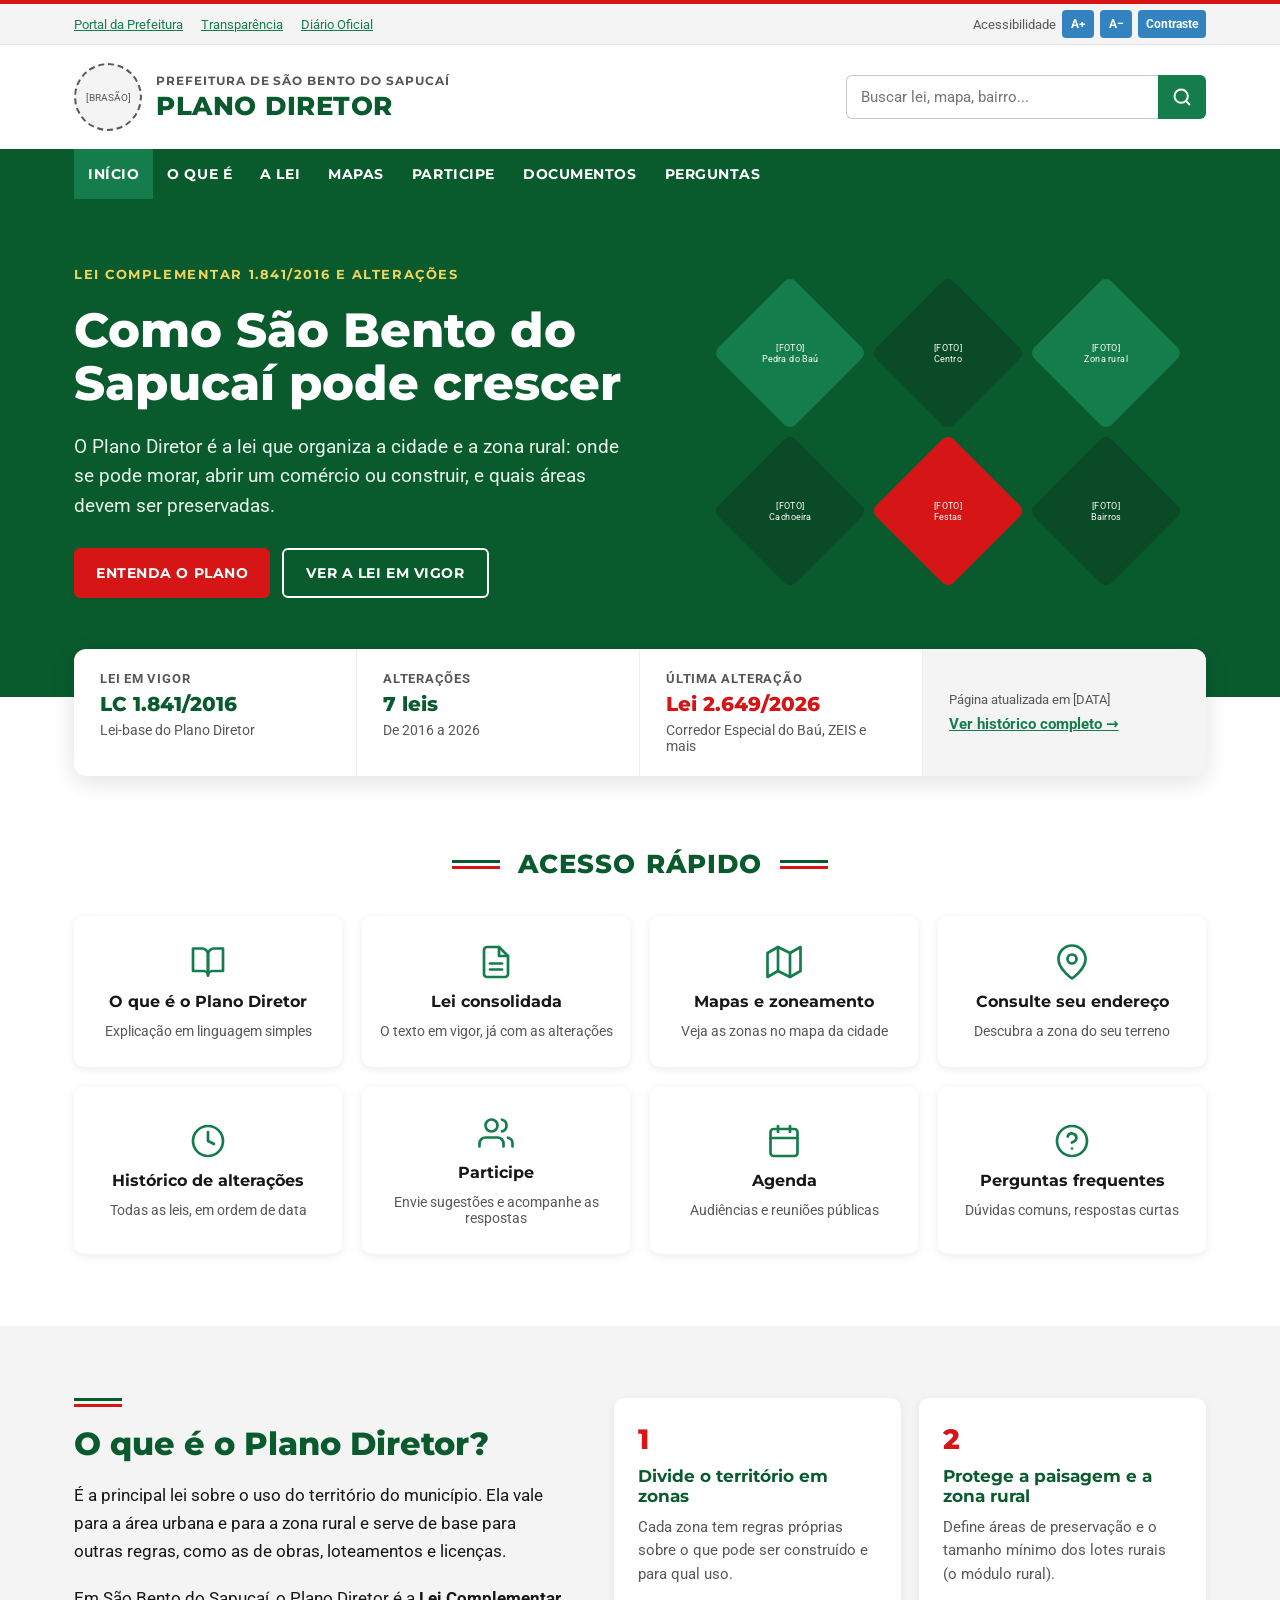
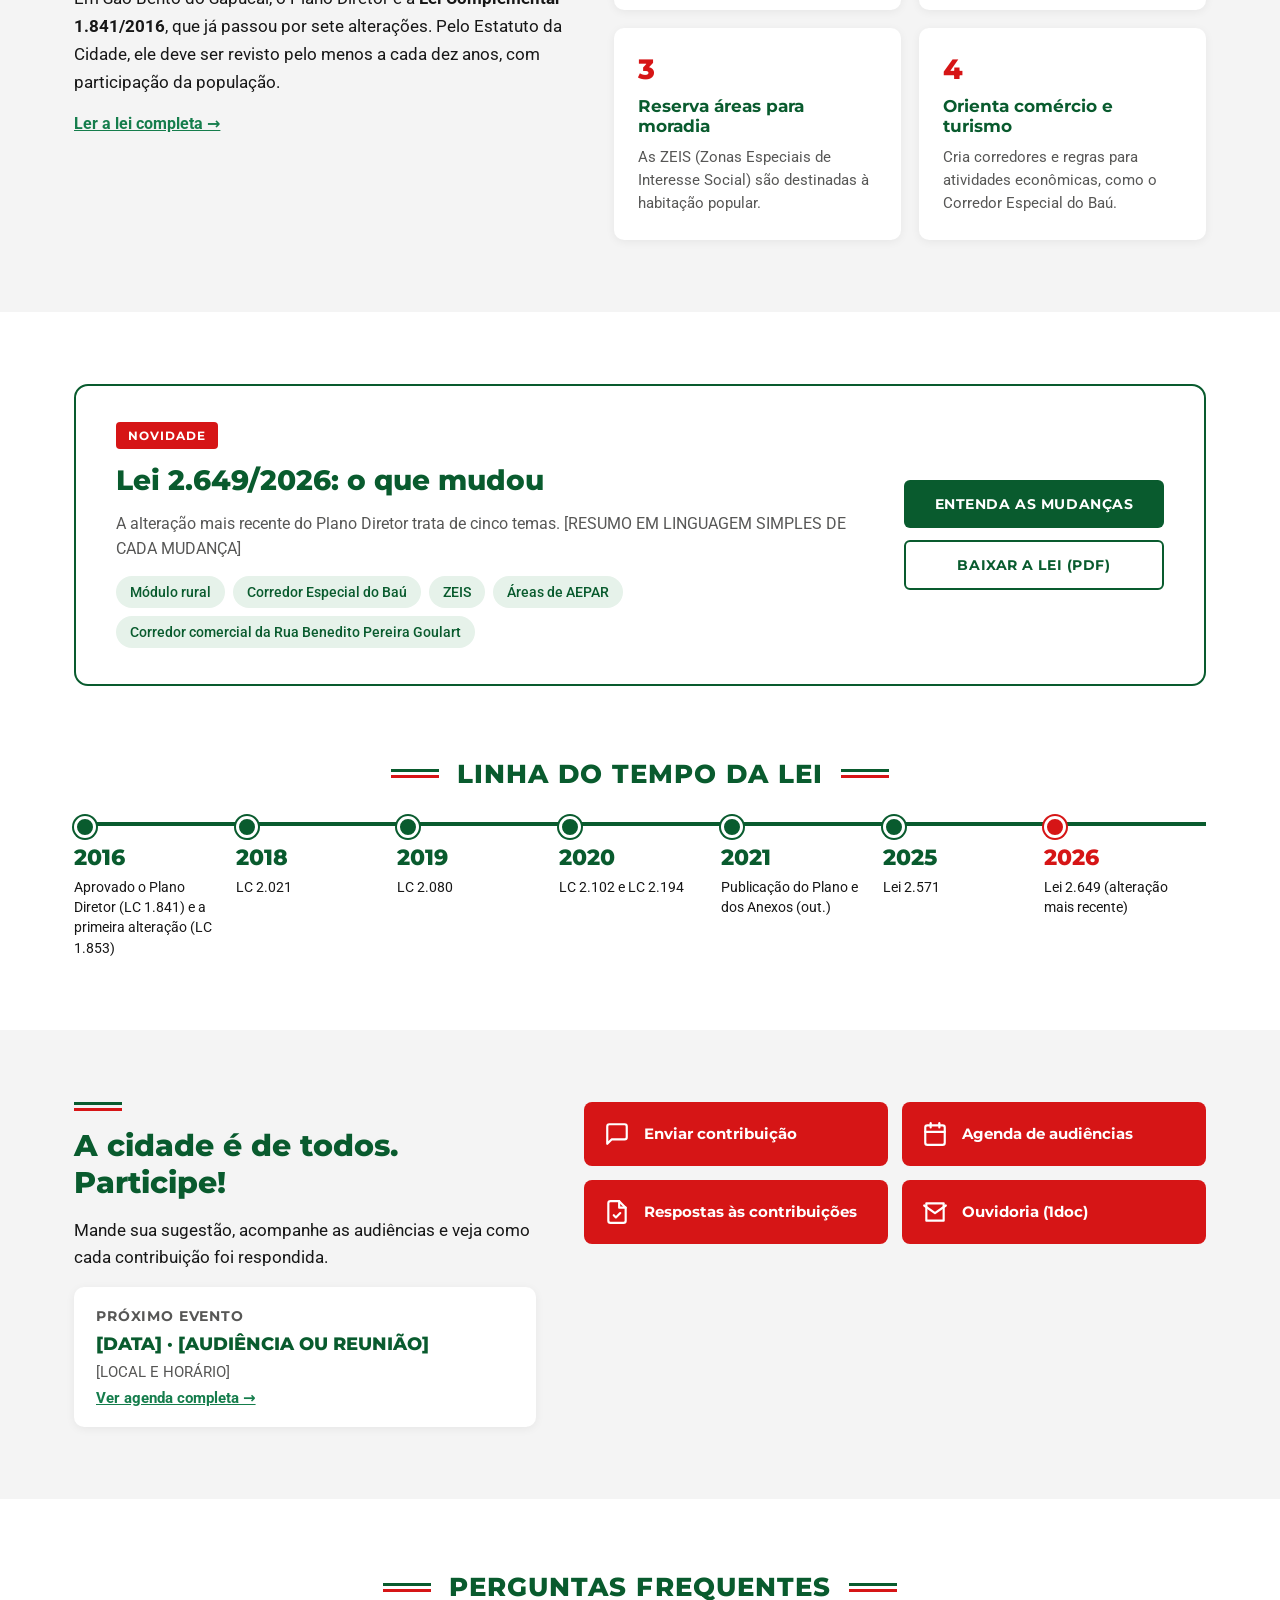
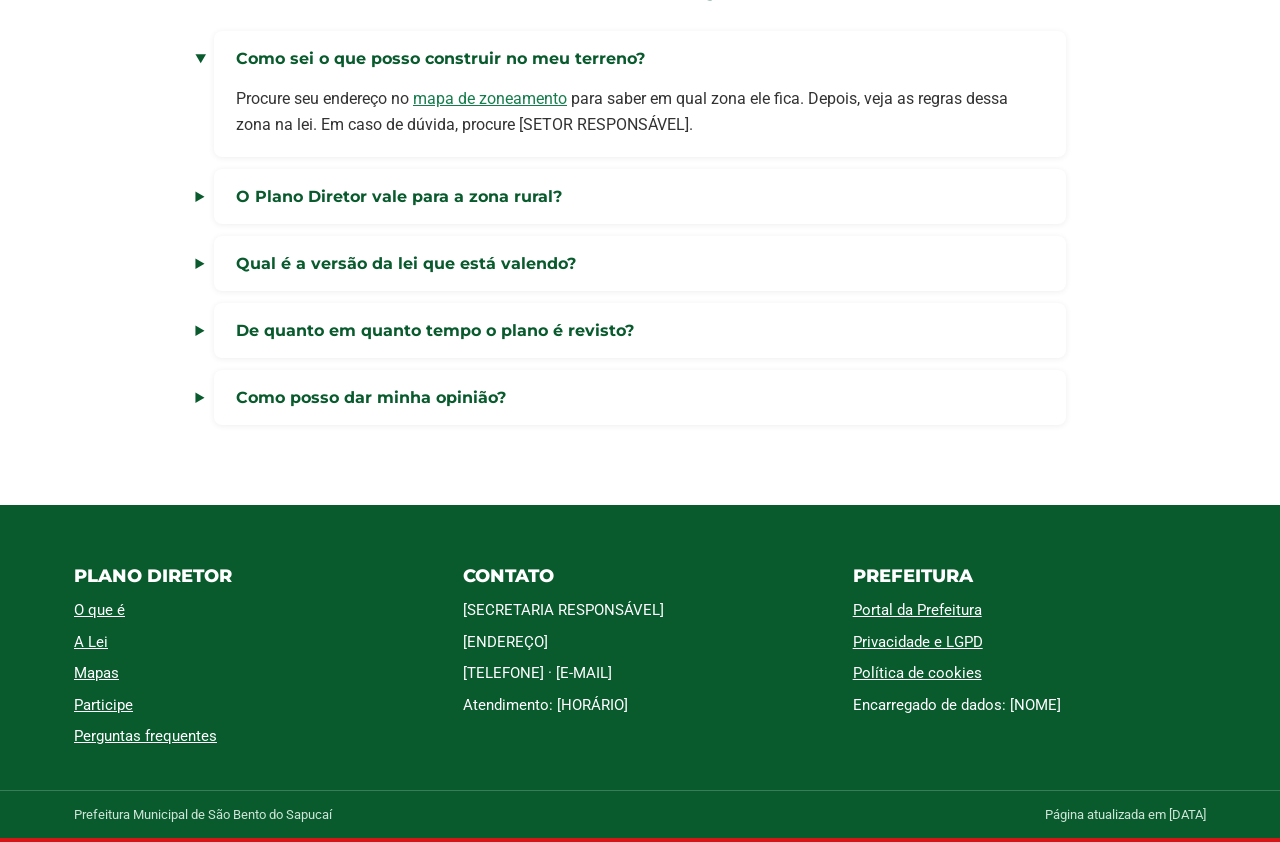
<file: index.html>
<!doctype html>
<html lang="pt-BR">
<head>
<meta charset="utf-8">
<meta name="viewport" content="width=device-width, initial-scale=1">
<title>Início — Plano Diretor de São Bento do Sapucaí</title>
<meta name="description" content="Entenda o Plano Diretor de São Bento do Sapucaí: a lei em vigor, mapas, alterações e como participar.">
<link rel="preconnect" href="https://fonts.googleapis.com">
<link rel="preconnect" href="https://fonts.gstatic.com" crossorigin>
<link href="https://fonts.googleapis.com/css2?family=Montserrat:wght@600;700;800&amp;family=Roboto:wght@400;500;700&amp;display=swap" rel="stylesheet">
<link rel="stylesheet" href="css/estilo.css">
</head>
<body>
<a class="pular" href="#conteudo">Pular para o conteúdo</a>
<div style="font-family: Roboto, system-ui, sans-serif; color: #171717; background: #fff">

<header>
<div style="height: 4px; background: #D61516"></div>
<div style="background: #F4F4F4; border-bottom: 1px solid #e3e3e3">
<div class="wrap" style="display: flex; flex-wrap: wrap; justify-content: space-between; align-items: center; gap: 8px; padding-top: 6px; padding-bottom: 6px; font-size: 13px">
<div style="display: flex; flex-wrap: wrap; gap: 18px">
<a href="https://saobentodosapucai.sp.gov.br/">Portal da Prefeitura</a>
<a href="#">Transparência</a>
<a href="#">Diário Oficial</a>
</div>
<div style="display: flex; align-items: center; gap: 6px">
<span style="color: #575756">Acessibilidade</span>
<button type="button" class="acc" data-acc="mais" aria-label="Aumentar texto">A+</button>
<button type="button" class="acc" data-acc="menos" aria-label="Diminuir texto">A−</button>
<button type="button" class="acc" data-acc="contraste" aria-pressed="false" aria-label="Alto contraste">Contraste</button>
</div>
</div>
</div>
<div class="wrap" style="display: flex; flex-wrap: wrap; justify-content: space-between; align-items: center; gap: 20px; padding-top: 18px; padding-bottom: 18px">
<a href="index.html" style="display: flex; align-items: center; gap: 14px; text-decoration: none">
<div style="width: 64px; height: 64px; border-radius: 50%; background: #F4F4F4; border: 2px dashed #575756; display: flex; align-items: center; justify-content: center; font-size: 10px; color: #575756; text-align: center">[BRASÃO]</div>
<div style="display: flex; flex-direction: column; gap: 2px">
<span style="font-family: Montserrat, sans-serif; font-weight: 700; font-size: 12px; letter-spacing: .08em; color: #575756; text-transform: uppercase">Prefeitura de São Bento do Sapucaí</span>
<span style="font-family: Montserrat, sans-serif; font-weight: 800; font-size: 26px; color: #095B2E; text-transform: uppercase; letter-spacing: .02em">Plano Diretor</span>
</div>
</a>
<form style="display: flex; flex: 0 1 360px" role="search" data-pendente="A busca do site será ligada quando o site estiver hospedado.">
<label for="busca" class="sr-only">Buscar no site</label>
<input id="busca" type="search" placeholder="Buscar lei, mapa, bairro..." style="flex: 1; min-width: 0; height: 44px; border: 1px solid #c9c9c9; border-right: 0; border-radius: 6px 0 0 6px; padding: 0 14px; font-size: 15px; font-family: Roboto, sans-serif">
<button type="submit" aria-label="Buscar" style="width: 48px; height: 44px; background: #157D4C; border: 0; border-radius: 0 6px 6px 0; display: flex; align-items: center; justify-content: center; cursor: pointer"><svg aria-hidden="true" width="20" height="20" viewBox="0 0 24 24" fill="none" stroke="#fff" stroke-width="2.4" stroke-linecap="round" stroke-linejoin="round"><circle cx="11" cy="11" r="8"/><line x1="21" y1="21" x2="16.65" y2="16.65"/></svg></button>
</form>
</div>
<nav class="nav" aria-label="Menu principal" style="background: #095B2E">
<div class="wrap" style="display: flex; flex-wrap: wrap">
<a class="on" href="index.html">Início</a>
<a href="#oque">O que é</a>
<a href="lei.html">A Lei</a>
<a href="mapas.html">Mapas</a>
<a href="participe.html">Participe</a>
<a href="lei.html">Documentos</a>
<a href="#faq">Perguntas</a>
</div>
</nav>
</header>
<main id="conteudo">

<section style="background: #095B2E; color: #fff; overflow: hidden">
<div class="wrap" style="display: flex; flex-wrap: wrap; align-items: center; gap: 40px; padding-top: 64px; padding-bottom: 96px">
<div style="flex: 1 1 480px; display: flex; flex-direction: column; gap: 22px">
<span style="font-family: Montserrat, sans-serif; font-weight: 700; font-size: 13px; letter-spacing: .12em; color: #F1D45C; text-transform: uppercase">Lei Complementar 1.841/2016 e alterações</span>
<h1 style="margin: 0; font-family: Montserrat, sans-serif; font-weight: 800; font-size: 48px; line-height: 1.1">Como São Bento do Sapucaí pode crescer</h1>
<p style="margin: 0; font-size: 19px; line-height: 1.55; max-width: 560px; color: #E6F2EA">O Plano Diretor é a lei que organiza a cidade e a zona rural: onde se pode morar, abrir um comércio ou construir, e quais áreas devem ser preservadas.</p>
<div style="display: flex; flex-wrap: wrap; gap: 12px; padding-top: 6px">
<a class="btn btn-red" href="#oque">Entenda o plano</a>
<a class="btn btn-out" href="lei.html">Ver a lei em vigor</a>
</div>
</div>
<div aria-label="Mosaico de fotos da cidade (a definir)" role="img" style="flex: 1 1 420px; display: grid; grid-template-columns: repeat(3, minmax(0, 1fr)); gap: 18px; padding: 20px 30px; box-sizing: border-box; max-width: 520px">
<div style="aspect-ratio: 1; background: #157D4C; transform: rotate(45deg) scale(.78); border-radius: 10px; display: flex; align-items: center; justify-content: center"><span style="transform: rotate(-45deg); font-size: 12px; text-align: center">[FOTO]<br>Pedra do Baú</span></div>
<div style="aspect-ratio: 1; background: #0B4A27; transform: rotate(45deg) scale(.78); border-radius: 10px; display: flex; align-items: center; justify-content: center"><span style="transform: rotate(-45deg); font-size: 12px; text-align: center">[FOTO]<br>Centro</span></div>
<div style="aspect-ratio: 1; background: #157D4C; transform: rotate(45deg) scale(.78); border-radius: 10px; display: flex; align-items: center; justify-content: center"><span style="transform: rotate(-45deg); font-size: 12px; text-align: center">[FOTO]<br>Zona rural</span></div>
<div style="aspect-ratio: 1; background: #0B4A27; transform: rotate(45deg) scale(.78); border-radius: 10px; display: flex; align-items: center; justify-content: center"><span style="transform: rotate(-45deg); font-size: 12px; text-align: center">[FOTO]<br>Cachoeira</span></div>
<div style="aspect-ratio: 1; background: #D61516; transform: rotate(45deg) scale(.78); border-radius: 10px; display: flex; align-items: center; justify-content: center"><span style="transform: rotate(-45deg); font-size: 12px; text-align: center">[FOTO]<br>Festas</span></div>
<div style="aspect-ratio: 1; background: #0B4A27; transform: rotate(45deg) scale(.78); border-radius: 10px; display: flex; align-items: center; justify-content: center"><span style="transform: rotate(-45deg); font-size: 12px; text-align: center">[FOTO]<br>Bairros</span></div>
</div>
</div>
</section>

<div class="wrap" style="margin-top: -48px">
<div style="background: #fff; border-radius: 12px; box-shadow: 0 6px 24px rgba(0,0,0,.12); display: grid; grid-template-columns: repeat(auto-fit, minmax(220px, 1fr)); gap: 0; overflow: hidden">
<div style="padding: 22px 26px; border-right: 1px solid #eee; display: flex; flex-direction: column; gap: 6px">
<span style="font-size: 13px; color: #575756; text-transform: uppercase; letter-spacing: .06em; font-weight: 700">Lei em vigor</span>
<span style="font-family: Montserrat, sans-serif; font-weight: 800; font-size: 20px; color: #095B2E">LC 1.841/2016</span>
<span style="font-size: 14px; color: #575756">Lei-base do Plano Diretor</span>
</div>
<div style="padding: 22px 26px; border-right: 1px solid #eee; display: flex; flex-direction: column; gap: 6px">
<span style="font-size: 13px; color: #575756; text-transform: uppercase; letter-spacing: .06em; font-weight: 700">Alterações</span>
<span style="font-family: Montserrat, sans-serif; font-weight: 800; font-size: 20px; color: #095B2E">7 leis</span>
<span style="font-size: 14px; color: #575756">De 2016 a 2026</span>
</div>
<div style="padding: 22px 26px; border-right: 1px solid #eee; display: flex; flex-direction: column; gap: 6px">
<span style="font-size: 13px; color: #575756; text-transform: uppercase; letter-spacing: .06em; font-weight: 700">Última alteração</span>
<span style="font-family: Montserrat, sans-serif; font-weight: 800; font-size: 20px; color: #D61516">Lei 2.649/2026</span>
<span style="font-size: 14px; color: #575756">Corredor Especial do Baú, ZEIS e mais</span>
</div>
<div style="padding: 22px 26px; display: flex; flex-direction: column; justify-content: center; gap: 8px; background: #F4F4F4">
<span style="font-size: 13px; color: #575756">Página atualizada em [DATA]</span>
<a href="lei.html" style="font-weight: 700; font-size: 15px">Ver histórico completo →</a>
</div>
</div>
</div>

<section class="wrap" style="padding-top: 72px; padding-bottom: 72px; display: flex; flex-direction: column; gap: 36px">
<div style="display: flex; align-items: center; justify-content: center; gap: 18px">
<span class="dbl" aria-hidden="true"></span>
<h2 style="margin: 0; font-family: Montserrat, sans-serif; font-weight: 800; font-size: 26px; color: #095B2E; text-transform: uppercase; letter-spacing: .04em">Acesso rápido</h2>
<span class="dbl" aria-hidden="true"></span>
</div>
<div style="display: grid; grid-template-columns: repeat(auto-fit, minmax(230px, 1fr)); gap: 20px">
<a class="card" href="#oque"><svg aria-hidden="true" width="36" height="36" viewBox="0 0 24 24" fill="none" stroke="#157D4C" stroke-width="1.8" stroke-linecap="round" stroke-linejoin="round"><path d="M2 3h6a4 4 0 0 1 4 4v14a3 3 0 0 0-3-3H2z"/><path d="M22 3h-6a4 4 0 0 0-4 4v14a3 3 0 0 1 3-3h7z"/></svg><span style="font-family: Montserrat, sans-serif; font-weight: 700; font-size: 16px">O que é o Plano Diretor</span><span style="font-size: 14px; color: #575756">Explicação em linguagem simples</span></a>
<a class="card" href="lei.html"><svg aria-hidden="true" width="36" height="36" viewBox="0 0 24 24" fill="none" stroke="#157D4C" stroke-width="1.8" stroke-linecap="round" stroke-linejoin="round"><path d="M14 2H6a2 2 0 0 0-2 2v16a2 2 0 0 0 2 2h12a2 2 0 0 0 2-2V8z"/><polyline points="14 2 14 8 20 8"/><line x1="16" y1="13" x2="8" y2="13"/><line x1="16" y1="17" x2="8" y2="17"/></svg><span style="font-family: Montserrat, sans-serif; font-weight: 700; font-size: 16px">Lei consolidada</span><span style="font-size: 14px; color: #575756">O texto em vigor, já com as alterações</span></a>
<a class="card" href="mapas.html"><svg aria-hidden="true" width="36" height="36" viewBox="0 0 24 24" fill="none" stroke="#157D4C" stroke-width="1.8" stroke-linecap="round" stroke-linejoin="round"><polygon points="1 6 1 22 8 18 16 22 23 18 23 2 16 6 8 2 1 6"/><line x1="8" y1="2" x2="8" y2="18"/><line x1="16" y1="6" x2="16" y2="22"/></svg><span style="font-family: Montserrat, sans-serif; font-weight: 700; font-size: 16px">Mapas e zoneamento</span><span style="font-size: 14px; color: #575756">Veja as zonas no mapa da cidade</span></a>
<a class="card" href="mapas.html"><svg aria-hidden="true" width="36" height="36" viewBox="0 0 24 24" fill="none" stroke="#157D4C" stroke-width="1.8" stroke-linecap="round" stroke-linejoin="round"><path d="M21 10c0 7-9 13-9 13s-9-6-9-13a9 9 0 0 1 18 0z"/><circle cx="12" cy="10" r="3"/></svg><span style="font-family: Montserrat, sans-serif; font-weight: 700; font-size: 16px">Consulte seu endereço</span><span style="font-size: 14px; color: #575756">Descubra a zona do seu terreno</span></a>
<a class="card" href="lei.html"><svg aria-hidden="true" width="36" height="36" viewBox="0 0 24 24" fill="none" stroke="#157D4C" stroke-width="1.8" stroke-linecap="round" stroke-linejoin="round"><circle cx="12" cy="12" r="10"/><polyline points="12 6 12 12 16 14"/></svg><span style="font-family: Montserrat, sans-serif; font-weight: 700; font-size: 16px">Histórico de alterações</span><span style="font-size: 14px; color: #575756">Todas as leis, em ordem de data</span></a>
<a class="card" href="participe.html"><svg aria-hidden="true" width="36" height="36" viewBox="0 0 24 24" fill="none" stroke="#157D4C" stroke-width="1.8" stroke-linecap="round" stroke-linejoin="round"><path d="M17 21v-2a4 4 0 0 0-4-4H5a4 4 0 0 0-4 4v2"/><circle cx="9" cy="7" r="4"/><path d="M23 21v-2a4 4 0 0 0-3-3.87"/><path d="M16 3.13a4 4 0 0 1 0 7.75"/></svg><span style="font-family: Montserrat, sans-serif; font-weight: 700; font-size: 16px">Participe</span><span style="font-size: 14px; color: #575756">Envie sugestões e acompanhe as respostas</span></a>
<a class="card" href="participe.html"><svg aria-hidden="true" width="36" height="36" viewBox="0 0 24 24" fill="none" stroke="#157D4C" stroke-width="1.8" stroke-linecap="round" stroke-linejoin="round"><rect x="3" y="4" width="18" height="18" rx="2"/><line x1="16" y1="2" x2="16" y2="6"/><line x1="8" y1="2" x2="8" y2="6"/><line x1="3" y1="10" x2="21" y2="10"/></svg><span style="font-family: Montserrat, sans-serif; font-weight: 700; font-size: 16px">Agenda</span><span style="font-size: 14px; color: #575756">Audiências e reuniões públicas</span></a>
<a class="card" href="#faq"><svg aria-hidden="true" width="36" height="36" viewBox="0 0 24 24" fill="none" stroke="#157D4C" stroke-width="1.8" stroke-linecap="round" stroke-linejoin="round"><circle cx="12" cy="12" r="10"/><path d="M9.09 9a3 3 0 0 1 5.83 1c0 2-3 3-3 3"/><line x1="12" y1="17" x2="12.01" y2="17"/></svg><span style="font-family: Montserrat, sans-serif; font-weight: 700; font-size: 16px">Perguntas frequentes</span><span style="font-size: 14px; color: #575756">Dúvidas comuns, respostas curtas</span></a>
</div>
</section>

<section id="oque" style="background: #F4F4F4">
<div class="wrap" style="display: flex; flex-wrap: wrap; gap: 48px; padding-top: 72px; padding-bottom: 72px">
<div style="flex: 1 1 380px; display: flex; flex-direction: column; gap: 18px">
<span class="dbl" aria-hidden="true"></span>
<h2 style="margin: 0; font-family: Montserrat, sans-serif; font-weight: 800; font-size: 32px; color: #095B2E; line-height: 1.2">O que é o Plano Diretor?</h2>
<p style="margin: 0; font-size: 17px; line-height: 1.65">É a principal lei sobre o uso do território do município. Ela vale para a área urbana e para a zona rural e serve de base para outras regras, como as de obras, loteamentos e licenças.</p>
<p style="margin: 0; font-size: 17px; line-height: 1.65">Em São Bento do Sapucaí, o Plano Diretor é a <strong>Lei Complementar 1.841/2016</strong>, que já passou por sete alterações. Pelo Estatuto da Cidade, ele deve ser revisto pelo menos a cada dez anos, com participação da população.</p>
<a href="lei.html" style="font-weight: 700; font-size: 16px">Ler a lei completa →</a>
</div>
<div style="flex: 1 1 480px; display: grid; grid-template-columns: repeat(auto-fit, minmax(200px, 1fr)); gap: 18px; align-content: start">
<div style="background: #fff; border-radius: 10px; padding: 24px; display: flex; flex-direction: column; gap: 10px; box-shadow: 0 2px 10px rgba(0,0,0,.06)">
<span style="font-family: Montserrat, sans-serif; font-weight: 800; font-size: 28px; color: #D61516">1</span>
<h3 style="margin: 0; font-family: Montserrat, sans-serif; font-size: 17px; color: #095B2E">Divide o território em zonas</h3>
<p style="margin: 0; font-size: 15px; line-height: 1.55; color: #575756">Cada zona tem regras próprias sobre o que pode ser construído e para qual uso.</p>
</div>
<div style="background: #fff; border-radius: 10px; padding: 24px; display: flex; flex-direction: column; gap: 10px; box-shadow: 0 2px 10px rgba(0,0,0,.06)">
<span style="font-family: Montserrat, sans-serif; font-weight: 800; font-size: 28px; color: #D61516">2</span>
<h3 style="margin: 0; font-family: Montserrat, sans-serif; font-size: 17px; color: #095B2E">Protege a paisagem e a zona rural</h3>
<p style="margin: 0; font-size: 15px; line-height: 1.55; color: #575756">Define áreas de preservação e o tamanho mínimo dos lotes rurais (o módulo rural).</p>
</div>
<div style="background: #fff; border-radius: 10px; padding: 24px; display: flex; flex-direction: column; gap: 10px; box-shadow: 0 2px 10px rgba(0,0,0,.06)">
<span style="font-family: Montserrat, sans-serif; font-weight: 800; font-size: 28px; color: #D61516">3</span>
<h3 style="margin: 0; font-family: Montserrat, sans-serif; font-size: 17px; color: #095B2E">Reserva áreas para moradia</h3>
<p style="margin: 0; font-size: 15px; line-height: 1.55; color: #575756">As ZEIS (Zonas Especiais de Interesse Social) são destinadas à habitação popular.</p>
</div>
<div style="background: #fff; border-radius: 10px; padding: 24px; display: flex; flex-direction: column; gap: 10px; box-shadow: 0 2px 10px rgba(0,0,0,.06)">
<span style="font-family: Montserrat, sans-serif; font-weight: 800; font-size: 28px; color: #D61516">4</span>
<h3 style="margin: 0; font-family: Montserrat, sans-serif; font-size: 17px; color: #095B2E">Orienta comércio e turismo</h3>
<p style="margin: 0; font-size: 15px; line-height: 1.55; color: #575756">Cria corredores e regras para atividades econômicas, como o Corredor Especial do Baú.</p>
</div>
</div>
</div>
</section>

<section class="wrap" style="padding-top: 72px; padding-bottom: 24px">
<div style="display: flex; flex-wrap: wrap; gap: 32px; align-items: center; border: 2px solid #095B2E; border-radius: 14px; padding: 36px 40px">
<div style="flex: 1 1 460px; display: flex; flex-direction: column; gap: 14px">
<span style="align-self: flex-start; background: #D61516; color: #fff; font-family: Montserrat, sans-serif; font-weight: 700; font-size: 12px; letter-spacing: .08em; text-transform: uppercase; padding: 6px 12px; border-radius: 4px">Novidade</span>
<h2 style="margin: 0; font-family: Montserrat, sans-serif; font-weight: 800; font-size: 28px; color: #095B2E">Lei 2.649/2026: o que mudou</h2>
<p style="margin: 0; font-size: 16px; line-height: 1.6; color: #575756">A alteração mais recente do Plano Diretor trata de cinco temas. [RESUMO EM LINGUAGEM SIMPLES DE CADA MUDANÇA]</p>
<div style="display: flex; flex-wrap: wrap; gap: 8px">
<span style="background: #E6F2EA; color: #095B2E; font-size: 14px; font-weight: 500; padding: 8px 14px; border-radius: 999px">Módulo rural</span>
<span style="background: #E6F2EA; color: #095B2E; font-size: 14px; font-weight: 500; padding: 8px 14px; border-radius: 999px">Corredor Especial do Baú</span>
<span style="background: #E6F2EA; color: #095B2E; font-size: 14px; font-weight: 500; padding: 8px 14px; border-radius: 999px">ZEIS</span>
<span style="background: #E6F2EA; color: #095B2E; font-size: 14px; font-weight: 500; padding: 8px 14px; border-radius: 999px">Áreas de AEPAR</span>
<span style="background: #E6F2EA; color: #095B2E; font-size: 14px; font-weight: 500; padding: 8px 14px; border-radius: 999px">Corredor comercial da Rua Benedito Pereira Goulart</span>
</div>
</div>
<div style="flex: 0 1 260px; display: flex; flex-direction: column; gap: 12px">
<a class="btn btn-green" href="lei.html" style="justify-content: center">Entenda as mudanças</a>
<a class="btn" href="#" style="justify-content: center; border: 2px solid #095B2E; color: #095B2E">Baixar a lei (PDF)</a>
</div>
</div>
</section>

<section class="wrap" style="padding-top: 48px; padding-bottom: 72px; display: flex; flex-direction: column; gap: 32px">
<div style="display: flex; align-items: center; justify-content: center; gap: 18px">
<span class="dbl" aria-hidden="true"></span>
<h2 style="margin: 0; font-family: Montserrat, sans-serif; font-weight: 800; font-size: 26px; color: #095B2E; text-transform: uppercase; letter-spacing: .04em">Linha do tempo da lei</h2>
<span class="dbl" aria-hidden="true"></span>
</div>
<ol style="list-style: none; margin: 0; padding: 0; display: grid; grid-template-columns: repeat(auto-fit, minmax(150px, 1fr)); gap: 0; border-top: 4px solid #095B2E">
<li style="padding: 18px 14px 0 0; display: flex; flex-direction: column; gap: 6px; position: relative"><span style="width: 16px; height: 16px; border-radius: 50%; background: #095B2E; margin-top: -28px; border: 3px solid #fff; box-shadow: 0 0 0 2px #095B2E"></span><span style="font-family: Montserrat, sans-serif; font-weight: 800; font-size: 22px; color: #095B2E">2016</span><span style="font-size: 14px; line-height: 1.45">Aprovado o Plano Diretor (LC 1.841) e a primeira alteração (LC 1.853)</span></li>
<li style="padding: 18px 14px 0 0; display: flex; flex-direction: column; gap: 6px"><span style="width: 16px; height: 16px; border-radius: 50%; background: #095B2E; margin-top: -28px; border: 3px solid #fff; box-shadow: 0 0 0 2px #095B2E"></span><span style="font-family: Montserrat, sans-serif; font-weight: 800; font-size: 22px; color: #095B2E">2018</span><span style="font-size: 14px; line-height: 1.45">LC 2.021</span></li>
<li style="padding: 18px 14px 0 0; display: flex; flex-direction: column; gap: 6px"><span style="width: 16px; height: 16px; border-radius: 50%; background: #095B2E; margin-top: -28px; border: 3px solid #fff; box-shadow: 0 0 0 2px #095B2E"></span><span style="font-family: Montserrat, sans-serif; font-weight: 800; font-size: 22px; color: #095B2E">2019</span><span style="font-size: 14px; line-height: 1.45">LC 2.080</span></li>
<li style="padding: 18px 14px 0 0; display: flex; flex-direction: column; gap: 6px"><span style="width: 16px; height: 16px; border-radius: 50%; background: #095B2E; margin-top: -28px; border: 3px solid #fff; box-shadow: 0 0 0 2px #095B2E"></span><span style="font-family: Montserrat, sans-serif; font-weight: 800; font-size: 22px; color: #095B2E">2020</span><span style="font-size: 14px; line-height: 1.45">LC 2.102 e LC 2.194</span></li>
<li style="padding: 18px 14px 0 0; display: flex; flex-direction: column; gap: 6px"><span style="width: 16px; height: 16px; border-radius: 50%; background: #095B2E; margin-top: -28px; border: 3px solid #fff; box-shadow: 0 0 0 2px #095B2E"></span><span style="font-family: Montserrat, sans-serif; font-weight: 800; font-size: 22px; color: #095B2E">2021</span><span style="font-size: 14px; line-height: 1.45">Publicação do Plano e dos Anexos (out.)</span></li>
<li style="padding: 18px 14px 0 0; display: flex; flex-direction: column; gap: 6px"><span style="width: 16px; height: 16px; border-radius: 50%; background: #095B2E; margin-top: -28px; border: 3px solid #fff; box-shadow: 0 0 0 2px #095B2E"></span><span style="font-family: Montserrat, sans-serif; font-weight: 800; font-size: 22px; color: #095B2E">2025</span><span style="font-size: 14px; line-height: 1.45">Lei 2.571</span></li>
<li style="padding: 18px 14px 0 0; display: flex; flex-direction: column; gap: 6px"><span style="width: 16px; height: 16px; border-radius: 50%; background: #D61516; margin-top: -28px; border: 3px solid #fff; box-shadow: 0 0 0 2px #D61516"></span><span style="font-family: Montserrat, sans-serif; font-weight: 800; font-size: 22px; color: #D61516">2026</span><span style="font-size: 14px; line-height: 1.45">Lei 2.649 (alteração mais recente)</span></li>
</ol>
</section>

<section style="background: #F4F4F4">
<div class="wrap" style="display: flex; flex-wrap: wrap; gap: 48px; padding-top: 72px; padding-bottom: 72px">
<div style="flex: 1 1 320px; display: flex; flex-direction: column; gap: 16px">
<span class="dbl" aria-hidden="true"></span>
<h2 style="margin: 0; font-family: Montserrat, sans-serif; font-weight: 800; font-size: 30px; color: #095B2E">A cidade é de todos. Participe!</h2>
<p style="margin: 0; font-size: 17px; line-height: 1.6">Mande sua sugestão, acompanhe as audiências e veja como cada contribuição foi respondida.</p>
<div style="background: #fff; border-radius: 10px; padding: 20px 22px; display: flex; flex-direction: column; gap: 8px; box-shadow: 0 2px 10px rgba(0,0,0,.06)">
<span style="font-family: Montserrat, sans-serif; font-weight: 700; font-size: 14px; text-transform: uppercase; letter-spacing: .06em; color: #575756">Próximo evento</span>
<span style="font-family: Montserrat, sans-serif; font-weight: 800; font-size: 18px; color: #095B2E">[DATA] · [AUDIÊNCIA OU REUNIÃO]</span>
<span style="font-size: 15px; color: #575756">[LOCAL E HORÁRIO]</span>
<a href="participe.html" style="font-weight: 700; font-size: 15px">Ver agenda completa →</a>
</div>
</div>
<div style="flex: 1 1 480px; display: grid; grid-template-columns: repeat(auto-fit, minmax(220px, 1fr)); gap: 14px; align-content: start">
<a class="redbox" href="participe.html"><svg aria-hidden="true" width="26" height="26" viewBox="0 0 24 24" fill="none" stroke="#fff" stroke-width="2" stroke-linecap="round" stroke-linejoin="round"><path d="M21 15a2 2 0 0 1-2 2H7l-4 4V5a2 2 0 0 1 2-2h14a2 2 0 0 1 2 2z"/></svg>Enviar contribuição</a>
<a class="redbox" href="participe.html"><svg aria-hidden="true" width="26" height="26" viewBox="0 0 24 24" fill="none" stroke="#fff" stroke-width="2" stroke-linecap="round" stroke-linejoin="round"><rect x="3" y="4" width="18" height="18" rx="2"/><line x1="16" y1="2" x2="16" y2="6"/><line x1="8" y1="2" x2="8" y2="6"/><line x1="3" y1="10" x2="21" y2="10"/></svg>Agenda de audiências</a>
<a class="redbox" href="participe.html"><svg aria-hidden="true" width="26" height="26" viewBox="0 0 24 24" fill="none" stroke="#fff" stroke-width="2" stroke-linecap="round" stroke-linejoin="round"><path d="M14 2H6a2 2 0 0 0-2 2v16a2 2 0 0 0 2 2h12a2 2 0 0 0 2-2V8z"/><polyline points="14 2 14 8 20 8"/><polyline points="9 15 11 17 15 13"/></svg>Respostas às contribuições</a>
<a class="redbox" href="#"><svg aria-hidden="true" width="26" height="26" viewBox="0 0 24 24" fill="none" stroke="#fff" stroke-width="2" stroke-linecap="round" stroke-linejoin="round"><path d="M4 4h16v16H4z"/><polyline points="22 6 12 13 2 6"/></svg>Ouvidoria (1doc)</a>
</div>
</div>
</section>

<section id="faq" class="wrap" style="padding-top: 72px; padding-bottom: 80px; display: flex; flex-direction: column; gap: 28px; max-width: 900px">
<div style="display: flex; align-items: center; justify-content: center; gap: 18px">
<span class="dbl" aria-hidden="true"></span>
<h2 style="margin: 0; font-family: Montserrat, sans-serif; font-weight: 800; font-size: 26px; color: #095B2E; text-transform: uppercase; letter-spacing: .04em">Perguntas frequentes</h2>
<span class="dbl" aria-hidden="true"></span>
</div>
<div style="display: flex; flex-direction: column; gap: 12px">
<details open><summary>Como sei o que posso construir no meu terreno?</summary><p style="margin: 0; padding: 0 22px 20px; font-size: 16px; line-height: 1.6; color: #333">Procure seu endereço no <a href="mapas.html">mapa de zoneamento</a> para saber em qual zona ele fica. Depois, veja as regras dessa zona na lei. Em caso de dúvida, procure [SETOR RESPONSÁVEL].</p></details>
<details><summary>O Plano Diretor vale para a zona rural?</summary><p style="margin: 0; padding: 0 22px 20px; font-size: 16px; line-height: 1.6; color: #333">Sim. A lei abrange todo o território do município, inclusive os bairros rurais.</p></details>
<details><summary>Qual é a versão da lei que está valendo?</summary><p style="margin: 0; padding: 0 22px 20px; font-size: 16px; line-height: 1.6; color: #333">A LC 1.841/2016 com as sete alterações posteriores. A versão consolidada, com todas as mudanças no texto, fica na página <a href="lei.html">A Lei</a>.</p></details>
<details><summary>De quanto em quanto tempo o plano é revisto?</summary><p style="margin: 0; padding: 0 22px 20px; font-size: 16px; line-height: 1.6; color: #333">O Estatuto da Cidade determina que o Plano Diretor seja revisto pelo menos a cada dez anos, com audiências públicas e participação da população.</p></details>
<details><summary>Como posso dar minha opinião?</summary><p style="margin: 0; padding: 0 22px 20px; font-size: 16px; line-height: 1.6; color: #333">Pelo formulário da página <a href="participe.html">Participe</a>, pela Ouvidoria ou nas audiências públicas. Todas as contribuições recebem resposta.</p></details>
</div>
</section>

</main>

<footer class="foot" style="background: #095B2E; color: #fff">
<div class="wrap" style="display: grid; grid-template-columns: repeat(auto-fit, minmax(220px, 1fr)); gap: 36px; padding-top: 56px; padding-bottom: 40px; font-size: 15px; line-height: 1.7">
<div style="display: flex; flex-direction: column; gap: 6px">
<span style="font-family: Montserrat, sans-serif; font-weight: 800; font-size: 18px; text-transform: uppercase">Plano Diretor</span>
<a href="#oque">O que é</a><a href="lei.html">A Lei</a><a href="mapas.html">Mapas</a><a href="participe.html">Participe</a><a href="#faq">Perguntas frequentes</a>
</div>
<div style="display: flex; flex-direction: column; gap: 6px">
<span style="font-family: Montserrat, sans-serif; font-weight: 800; font-size: 18px; text-transform: uppercase">Contato</span>
<span>[SECRETARIA RESPONSÁVEL]</span><span>[ENDEREÇO]</span><span>[TELEFONE] · [E-MAIL]</span><span>Atendimento: [HORÁRIO]</span>
</div>
<div style="display: flex; flex-direction: column; gap: 6px">
<span style="font-family: Montserrat, sans-serif; font-weight: 800; font-size: 18px; text-transform: uppercase">Prefeitura</span>
<a href="https://saobentodosapucai.sp.gov.br/">Portal da Prefeitura</a><a href="#">Privacidade e LGPD</a><a href="#">Política de cookies</a><span>Encarregado de dados: [NOME]</span>
</div>
</div>
<div style="border-top: 1px solid rgba(255,255,255,.2)">
<div class="wrap" style="display: flex; flex-wrap: wrap; justify-content: space-between; gap: 8px; padding-top: 16px; padding-bottom: 16px; font-size: 13px; color: #CFE5D7">
<span>Prefeitura Municipal de São Bento do Sapucaí</span>
<span>Página atualizada em [DATA]</span>
</div>
</div>
<div style="height: 4px; background: #D61516"></div>
</footer>
</div>

<div vw class="enabled">
<div vw-access-button class="active"></div>
<div vw-plugin-wrapper><div class="vw-plugin-top-wrapper"></div></div>
</div>
<script src="https://vlibras.gov.br/app/vlibras-plugin.js"></script>
<script>if (window.VLibras) new window.VLibras.Widget('https://vlibras.gov.br/app');</script>
<script src="js/site.js"></script>
</body>
</html>
</file>
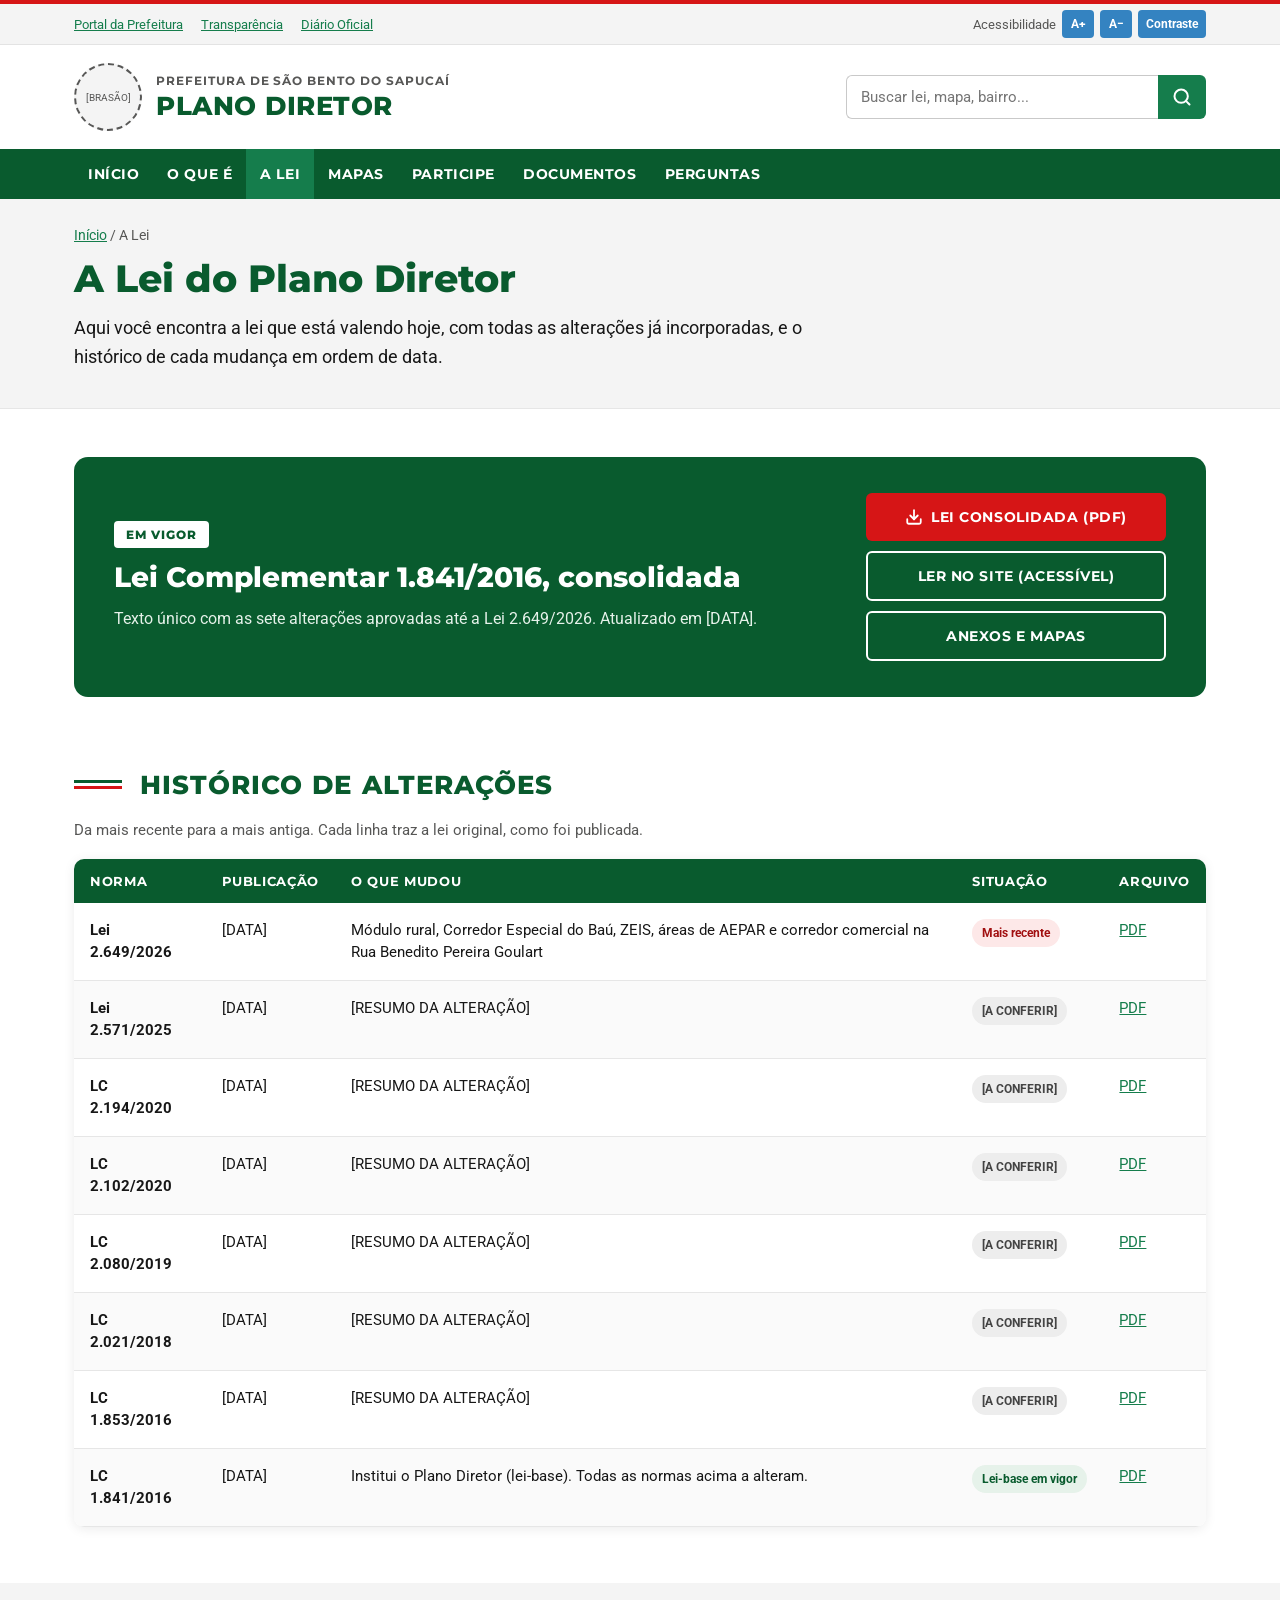
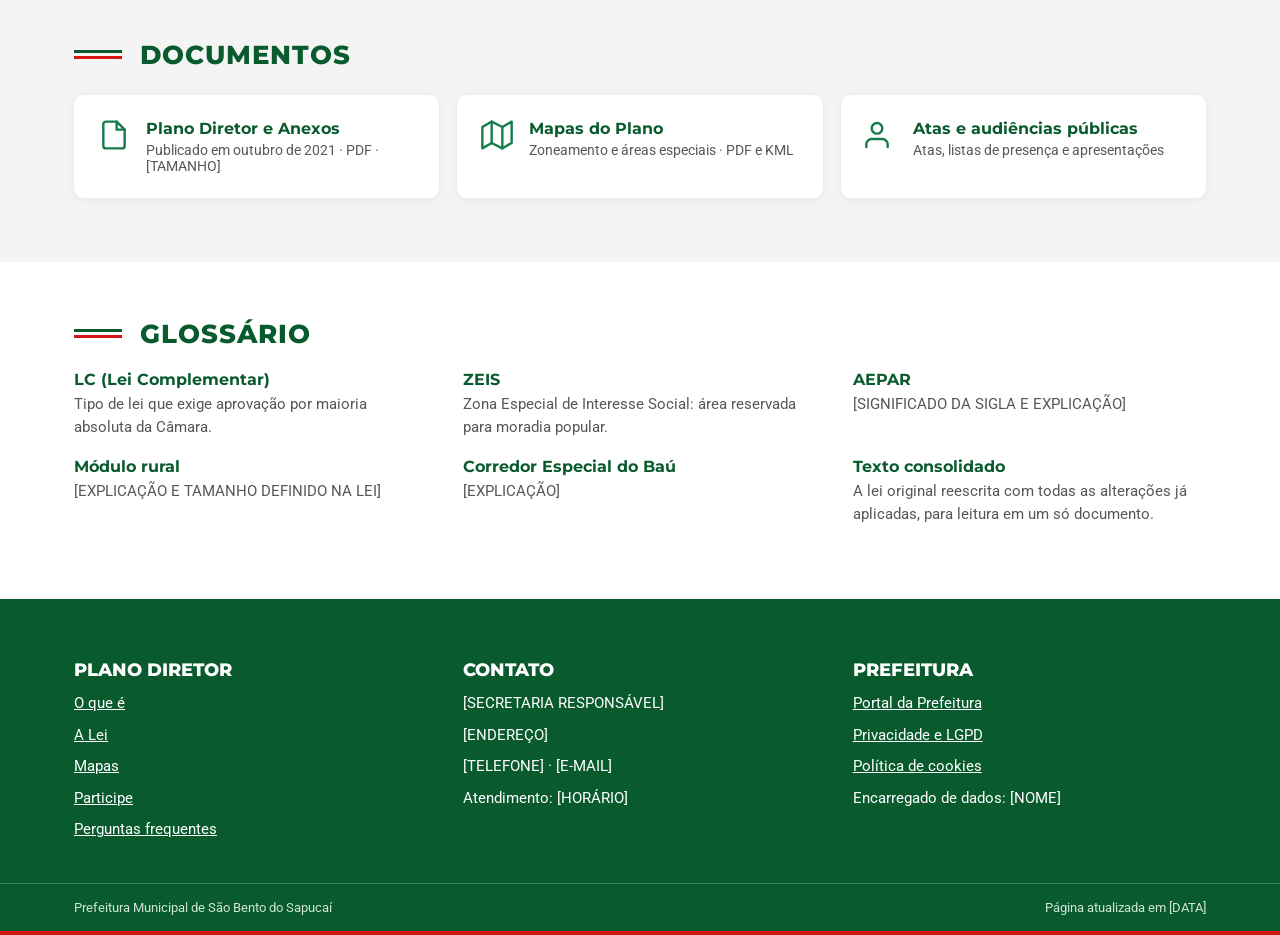
<file: lei.html>
<!doctype html>
<html lang="pt-BR">
<head>
<meta charset="utf-8">
<meta name="viewport" content="width=device-width, initial-scale=1">
<title>A Lei — Plano Diretor de São Bento do Sapucaí</title>
<meta name="description" content="Lei Complementar 1.841/2016 consolidada e o histórico de todas as alterações do Plano Diretor.">
<link rel="preconnect" href="https://fonts.googleapis.com">
<link rel="preconnect" href="https://fonts.gstatic.com" crossorigin>
<link href="https://fonts.googleapis.com/css2?family=Montserrat:wght@600;700;800&amp;family=Roboto:wght@400;500;700&amp;display=swap" rel="stylesheet">
<link rel="stylesheet" href="css/estilo.css">
</head>
<body>
<a class="pular" href="#conteudo">Pular para o conteúdo</a>
<div style="font-family: Roboto, system-ui, sans-serif; color: #171717; background: #fff">

<header>
<div style="height: 4px; background: #D61516"></div>
<div style="background: #F4F4F4; border-bottom: 1px solid #e3e3e3">
<div class="wrap" style="display: flex; flex-wrap: wrap; justify-content: space-between; align-items: center; gap: 8px; padding-top: 6px; padding-bottom: 6px; font-size: 13px">
<div style="display: flex; flex-wrap: wrap; gap: 18px"><a href="https://saobentodosapucai.sp.gov.br/">Portal da Prefeitura</a><a href="#">Transparência</a><a href="#">Diário Oficial</a></div>
<div style="display: flex; align-items: center; gap: 6px"><span style="color: #575756">Acessibilidade</span><button type="button" class="acc" data-acc="mais" aria-label="Aumentar texto">A+</button><button type="button" class="acc" data-acc="menos" aria-label="Diminuir texto">A−</button><button type="button" class="acc" data-acc="contraste" aria-pressed="false" aria-label="Alto contraste">Contraste</button></div>
</div>
</div>
<div class="wrap" style="display: flex; flex-wrap: wrap; justify-content: space-between; align-items: center; gap: 20px; padding-top: 18px; padding-bottom: 18px">
<a href="index.html" style="display: flex; align-items: center; gap: 14px; text-decoration: none">
<div style="width: 64px; height: 64px; border-radius: 50%; background: #F4F4F4; border: 2px dashed #575756; display: flex; align-items: center; justify-content: center; font-size: 10px; color: #575756; text-align: center">[BRASÃO]</div>
<div style="display: flex; flex-direction: column; gap: 2px"><span style="font-family: Montserrat, sans-serif; font-weight: 700; font-size: 12px; letter-spacing: .08em; color: #575756; text-transform: uppercase">Prefeitura de São Bento do Sapucaí</span><span style="font-family: Montserrat, sans-serif; font-weight: 800; font-size: 26px; color: #095B2E; text-transform: uppercase; letter-spacing: .02em">Plano Diretor</span></div>
</a>
<form style="display: flex; flex: 0 1 360px" role="search" data-pendente="A busca do site será ligada quando o site estiver hospedado.">
<label for="busca" class="sr-only">Buscar no site</label>
<input id="busca" type="search" placeholder="Buscar lei, mapa, bairro..." style="flex: 1; min-width: 0; height: 44px; border: 1px solid #c9c9c9; border-right: 0; border-radius: 6px 0 0 6px; padding: 0 14px; font-size: 15px; font-family: Roboto, sans-serif">
<button type="submit" aria-label="Buscar" style="width: 48px; height: 44px; background: #157D4C; border: 0; border-radius: 0 6px 6px 0; display: flex; align-items: center; justify-content: center; cursor: pointer"><svg aria-hidden="true" width="20" height="20" viewBox="0 0 24 24" fill="none" stroke="#fff" stroke-width="2.4" stroke-linecap="round" stroke-linejoin="round"><circle cx="11" cy="11" r="8"/><line x1="21" y1="21" x2="16.65" y2="16.65"/></svg></button>
</form>
</div>
<nav class="nav" aria-label="Menu principal" style="background: #095B2E">
<div class="wrap" style="display: flex; flex-wrap: wrap"><a href="index.html">Início</a><a href="index.html">O que é</a><a class="on" href="lei.html">A Lei</a><a href="mapas.html">Mapas</a><a href="participe.html">Participe</a><a href="#docs">Documentos</a><a href="index.html">Perguntas</a></div>
</nav>
</header>
<main id="conteudo">

<div style="background: #F4F4F4; border-bottom: 1px solid #e6e6e6">
<div class="wrap" style="padding-top: 28px; padding-bottom: 36px; display: flex; flex-direction: column; gap: 12px">
<nav aria-label="Você está em" style="font-size: 14px; color: #575756"><a href="index.html">Início</a> / A Lei</nav>
<h1 style="margin: 0; font-family: Montserrat, sans-serif; font-weight: 800; font-size: 38px; color: #095B2E">A Lei do Plano Diretor</h1>
<p style="margin: 0; font-size: 18px; line-height: 1.6; max-width: 760px">Aqui você encontra a lei que está valendo hoje, com todas as alterações já incorporadas, e o histórico de cada mudança em ordem de data.</p>
</div>
</div>

<section class="wrap" style="padding-top: 48px; padding-bottom: 24px">
<div style="display: flex; flex-wrap: wrap; gap: 32px; align-items: center; background: #095B2E; color: #fff; border-radius: 14px; padding: 36px 40px">
<div style="flex: 1 1 440px; display: flex; flex-direction: column; gap: 12px">
<span style="align-self: flex-start; background: #fff; color: #095B2E; font-family: Montserrat, sans-serif; font-weight: 800; font-size: 12px; letter-spacing: .08em; text-transform: uppercase; padding: 6px 12px; border-radius: 4px">Em vigor</span>
<h2 style="margin: 0; font-family: Montserrat, sans-serif; font-weight: 800; font-size: 28px">Lei Complementar 1.841/2016, consolidada</h2>
<p style="margin: 0; font-size: 16px; line-height: 1.6; color: #E6F2EA">Texto único com as sete alterações aprovadas até a Lei 2.649/2026. Atualizado em [DATA].</p>
</div>
<div style="flex: 0 1 300px; display: flex; flex-direction: column; gap: 10px">
<a class="btn btn-red" href="#" style="justify-content: center"><svg aria-hidden="true" width="18" height="18" viewBox="0 0 24 24" fill="none" stroke="#fff" stroke-width="2.4" stroke-linecap="round" stroke-linejoin="round"><path d="M21 15v4a2 2 0 0 1-2 2H5a2 2 0 0 1-2-2v-4"/><polyline points="7 10 12 15 17 10"/><line x1="12" y1="15" x2="12" y2="3"/></svg>Lei consolidada (PDF)</a>
<a class="btn" href="#" style="justify-content: center; border: 2px solid #fff; color: #fff">Ler no site (acessível)</a>
<a class="btn" href="#docs" style="justify-content: center; border: 2px solid #fff; color: #fff">Anexos e mapas</a>
</div>
</div>
</section>

<section class="wrap" style="padding-top: 48px; padding-bottom: 56px; display: flex; flex-direction: column; gap: 20px">
<div style="display: flex; align-items: center; gap: 18px"><span class="dbl" aria-hidden="true"></span><h2 style="margin: 0; font-family: Montserrat, sans-serif; font-weight: 800; font-size: 26px; color: #095B2E; text-transform: uppercase; letter-spacing: .04em">Histórico de alterações</h2></div>
<p style="margin: 0; font-size: 15px; color: #575756">Da mais recente para a mais antiga. Cada linha traz a lei original, como foi publicada.</p>
<div style="overflow-x: auto; border-radius: 10px; box-shadow: 0 2px 12px rgba(0,0,0,.08)">
<table>
<thead><tr><th scope="col">Norma</th><th scope="col">Publicação</th><th scope="col">O que mudou</th><th scope="col">Situação</th><th scope="col">Arquivo</th></tr></thead>
<tbody>
<tr><td><strong>Lei 2.649/2026</strong></td><td>[DATA]</td><td>Módulo rural, Corredor Especial do Baú, ZEIS, áreas de AEPAR e corredor comercial na Rua Benedito Pereira Goulart</td><td><span class="pill" style="background: #FDE8E8; color: #A10F10">Mais recente</span></td><td><a href="#">PDF</a></td></tr>
<tr><td><strong>Lei 2.571/2025</strong></td><td>[DATA]</td><td>[RESUMO DA ALTERAÇÃO]</td><td><span class="pill" style="background: #EDEDED; color: #444">[A CONFERIR]</span></td><td><a href="#">PDF</a></td></tr>
<tr><td><strong>LC 2.194/2020</strong></td><td>[DATA]</td><td>[RESUMO DA ALTERAÇÃO]</td><td><span class="pill" style="background: #EDEDED; color: #444">[A CONFERIR]</span></td><td><a href="#">PDF</a></td></tr>
<tr><td><strong>LC 2.102/2020</strong></td><td>[DATA]</td><td>[RESUMO DA ALTERAÇÃO]</td><td><span class="pill" style="background: #EDEDED; color: #444">[A CONFERIR]</span></td><td><a href="#">PDF</a></td></tr>
<tr><td><strong>LC 2.080/2019</strong></td><td>[DATA]</td><td>[RESUMO DA ALTERAÇÃO]</td><td><span class="pill" style="background: #EDEDED; color: #444">[A CONFERIR]</span></td><td><a href="#">PDF</a></td></tr>
<tr><td><strong>LC 2.021/2018</strong></td><td>[DATA]</td><td>[RESUMO DA ALTERAÇÃO]</td><td><span class="pill" style="background: #EDEDED; color: #444">[A CONFERIR]</span></td><td><a href="#">PDF</a></td></tr>
<tr><td><strong>LC 1.853/2016</strong></td><td>[DATA]</td><td>[RESUMO DA ALTERAÇÃO]</td><td><span class="pill" style="background: #EDEDED; color: #444">[A CONFERIR]</span></td><td><a href="#">PDF</a></td></tr>
<tr><td><strong>LC 1.841/2016</strong></td><td>[DATA]</td><td>Institui o Plano Diretor (lei-base). Todas as normas acima a alteram.</td><td><span class="pill" style="background: #E6F2EA; color: #095B2E">Lei-base em vigor</span></td><td><a href="#">PDF</a></td></tr>
</tbody>
</table>
</div>
</section>

<section id="docs" style="background: #F4F4F4">
<div class="wrap" style="padding-top: 56px; padding-bottom: 64px; display: flex; flex-direction: column; gap: 24px">
<div style="display: flex; align-items: center; gap: 18px"><span class="dbl" aria-hidden="true"></span><h2 style="margin: 0; font-family: Montserrat, sans-serif; font-weight: 800; font-size: 26px; color: #095B2E; text-transform: uppercase; letter-spacing: .04em">Documentos</h2></div>
<div style="display: grid; grid-template-columns: repeat(auto-fit, minmax(260px, 1fr)); gap: 18px">
<a href="#" style="background: #fff; border-radius: 10px; padding: 24px; display: flex; gap: 16px; text-decoration: none; color: #171717; box-shadow: 0 2px 10px rgba(0,0,0,.06)"><svg aria-hidden="true" width="32" height="32" viewBox="0 0 24 24" fill="none" stroke="#157D4C" stroke-width="1.8" stroke-linecap="round" stroke-linejoin="round" style="flex: none"><path d="M14 2H6a2 2 0 0 0-2 2v16a2 2 0 0 0 2 2h12a2 2 0 0 0 2-2V8z"/><polyline points="14 2 14 8 20 8"/></svg><div style="display: flex; flex-direction: column; gap: 4px"><span style="font-family: Montserrat, sans-serif; font-weight: 700; font-size: 16px; color: #095B2E">Plano Diretor e Anexos</span><span style="font-size: 14px; color: #575756">Publicado em outubro de 2021 · PDF · [TAMANHO]</span></div></a>
<a href="mapas.html" style="background: #fff; border-radius: 10px; padding: 24px; display: flex; gap: 16px; text-decoration: none; color: #171717; box-shadow: 0 2px 10px rgba(0,0,0,.06)"><svg aria-hidden="true" width="32" height="32" viewBox="0 0 24 24" fill="none" stroke="#157D4C" stroke-width="1.8" stroke-linecap="round" stroke-linejoin="round" style="flex: none"><polygon points="1 6 1 22 8 18 16 22 23 18 23 2 16 6 8 2 1 6"/><line x1="8" y1="2" x2="8" y2="18"/><line x1="16" y1="6" x2="16" y2="22"/></svg><div style="display: flex; flex-direction: column; gap: 4px"><span style="font-family: Montserrat, sans-serif; font-weight: 700; font-size: 16px; color: #095B2E">Mapas do Plano</span><span style="font-size: 14px; color: #575756">Zoneamento e áreas especiais · PDF e KML</span></div></a>
<a href="participe.html" style="background: #fff; border-radius: 10px; padding: 24px; display: flex; gap: 16px; text-decoration: none; color: #171717; box-shadow: 0 2px 10px rgba(0,0,0,.06)"><svg aria-hidden="true" width="32" height="32" viewBox="0 0 24 24" fill="none" stroke="#157D4C" stroke-width="1.8" stroke-linecap="round" stroke-linejoin="round" style="flex: none"><path d="M17 21v-2a4 4 0 0 0-4-4H5a4 4 0 0 0-4 4v2"/><circle cx="9" cy="7" r="4"/></svg><div style="display: flex; flex-direction: column; gap: 4px"><span style="font-family: Montserrat, sans-serif; font-weight: 700; font-size: 16px; color: #095B2E">Atas e audiências públicas</span><span style="font-size: 14px; color: #575756">Atas, listas de presença e apresentações</span></div></a>
</div>
</div>
</section>

<section class="wrap" style="padding-top: 56px; padding-bottom: 72px; display: flex; flex-direction: column; gap: 20px">
<div style="display: flex; align-items: center; gap: 18px"><span class="dbl" aria-hidden="true"></span><h2 style="margin: 0; font-family: Montserrat, sans-serif; font-weight: 800; font-size: 26px; color: #095B2E; text-transform: uppercase; letter-spacing: .04em">Glossário</h2></div>
<dl style="margin: 0; display: grid; grid-template-columns: repeat(auto-fit, minmax(280px, 1fr)); gap: 18px 36px">
<div><dt style="font-family: Montserrat, sans-serif; font-weight: 700; color: #095B2E">LC (Lei Complementar)</dt><dd style="margin: 4px 0 0; font-size: 15px; line-height: 1.55; color: #575756">Tipo de lei que exige aprovação por maioria absoluta da Câmara.</dd></div>
<div><dt style="font-family: Montserrat, sans-serif; font-weight: 700; color: #095B2E">ZEIS</dt><dd style="margin: 4px 0 0; font-size: 15px; line-height: 1.55; color: #575756">Zona Especial de Interesse Social: área reservada para moradia popular.</dd></div>
<div><dt style="font-family: Montserrat, sans-serif; font-weight: 700; color: #095B2E">AEPAR</dt><dd style="margin: 4px 0 0; font-size: 15px; line-height: 1.55; color: #575756">[SIGNIFICADO DA SIGLA E EXPLICAÇÃO]</dd></div>
<div><dt style="font-family: Montserrat, sans-serif; font-weight: 700; color: #095B2E">Módulo rural</dt><dd style="margin: 4px 0 0; font-size: 15px; line-height: 1.55; color: #575756">[EXPLICAÇÃO E TAMANHO DEFINIDO NA LEI]</dd></div>
<div><dt style="font-family: Montserrat, sans-serif; font-weight: 700; color: #095B2E">Corredor Especial do Baú</dt><dd style="margin: 4px 0 0; font-size: 15px; line-height: 1.55; color: #575756">[EXPLICAÇÃO]</dd></div>
<div><dt style="font-family: Montserrat, sans-serif; font-weight: 700; color: #095B2E">Texto consolidado</dt><dd style="margin: 4px 0 0; font-size: 15px; line-height: 1.55; color: #575756">A lei original reescrita com todas as alterações já aplicadas, para leitura em um só documento.</dd></div>
</dl>
</section>

</main>

<footer class="foot" style="background: #095B2E; color: #fff">
<div class="wrap" style="display: grid; grid-template-columns: repeat(auto-fit, minmax(220px, 1fr)); gap: 36px; padding-top: 56px; padding-bottom: 40px; font-size: 15px; line-height: 1.7">
<div style="display: flex; flex-direction: column; gap: 6px"><span style="font-family: Montserrat, sans-serif; font-weight: 800; font-size: 18px; text-transform: uppercase">Plano Diretor</span><a href="index.html">O que é</a><a href="lei.html">A Lei</a><a href="mapas.html">Mapas</a><a href="participe.html">Participe</a><a href="index.html">Perguntas frequentes</a></div>
<div style="display: flex; flex-direction: column; gap: 6px"><span style="font-family: Montserrat, sans-serif; font-weight: 800; font-size: 18px; text-transform: uppercase">Contato</span><span>[SECRETARIA RESPONSÁVEL]</span><span>[ENDEREÇO]</span><span>[TELEFONE] · [E-MAIL]</span><span>Atendimento: [HORÁRIO]</span></div>
<div style="display: flex; flex-direction: column; gap: 6px"><span style="font-family: Montserrat, sans-serif; font-weight: 800; font-size: 18px; text-transform: uppercase">Prefeitura</span><a href="https://saobentodosapucai.sp.gov.br/">Portal da Prefeitura</a><a href="#">Privacidade e LGPD</a><a href="#">Política de cookies</a><span>Encarregado de dados: [NOME]</span></div>
</div>
<div style="border-top: 1px solid rgba(255,255,255,.2)"><div class="wrap" style="display: flex; flex-wrap: wrap; justify-content: space-between; gap: 8px; padding-top: 16px; padding-bottom: 16px; font-size: 13px; color: #CFE5D7"><span>Prefeitura Municipal de São Bento do Sapucaí</span><span>Página atualizada em [DATA]</span></div></div>
<div style="height: 4px; background: #D61516"></div>
</footer>
</div>

<div vw class="enabled">
<div vw-access-button class="active"></div>
<div vw-plugin-wrapper><div class="vw-plugin-top-wrapper"></div></div>
</div>
<script src="https://vlibras.gov.br/app/vlibras-plugin.js"></script>
<script>if (window.VLibras) new window.VLibras.Widget('https://vlibras.gov.br/app');</script>
<script src="js/site.js"></script>
</body>
</html>
</file>
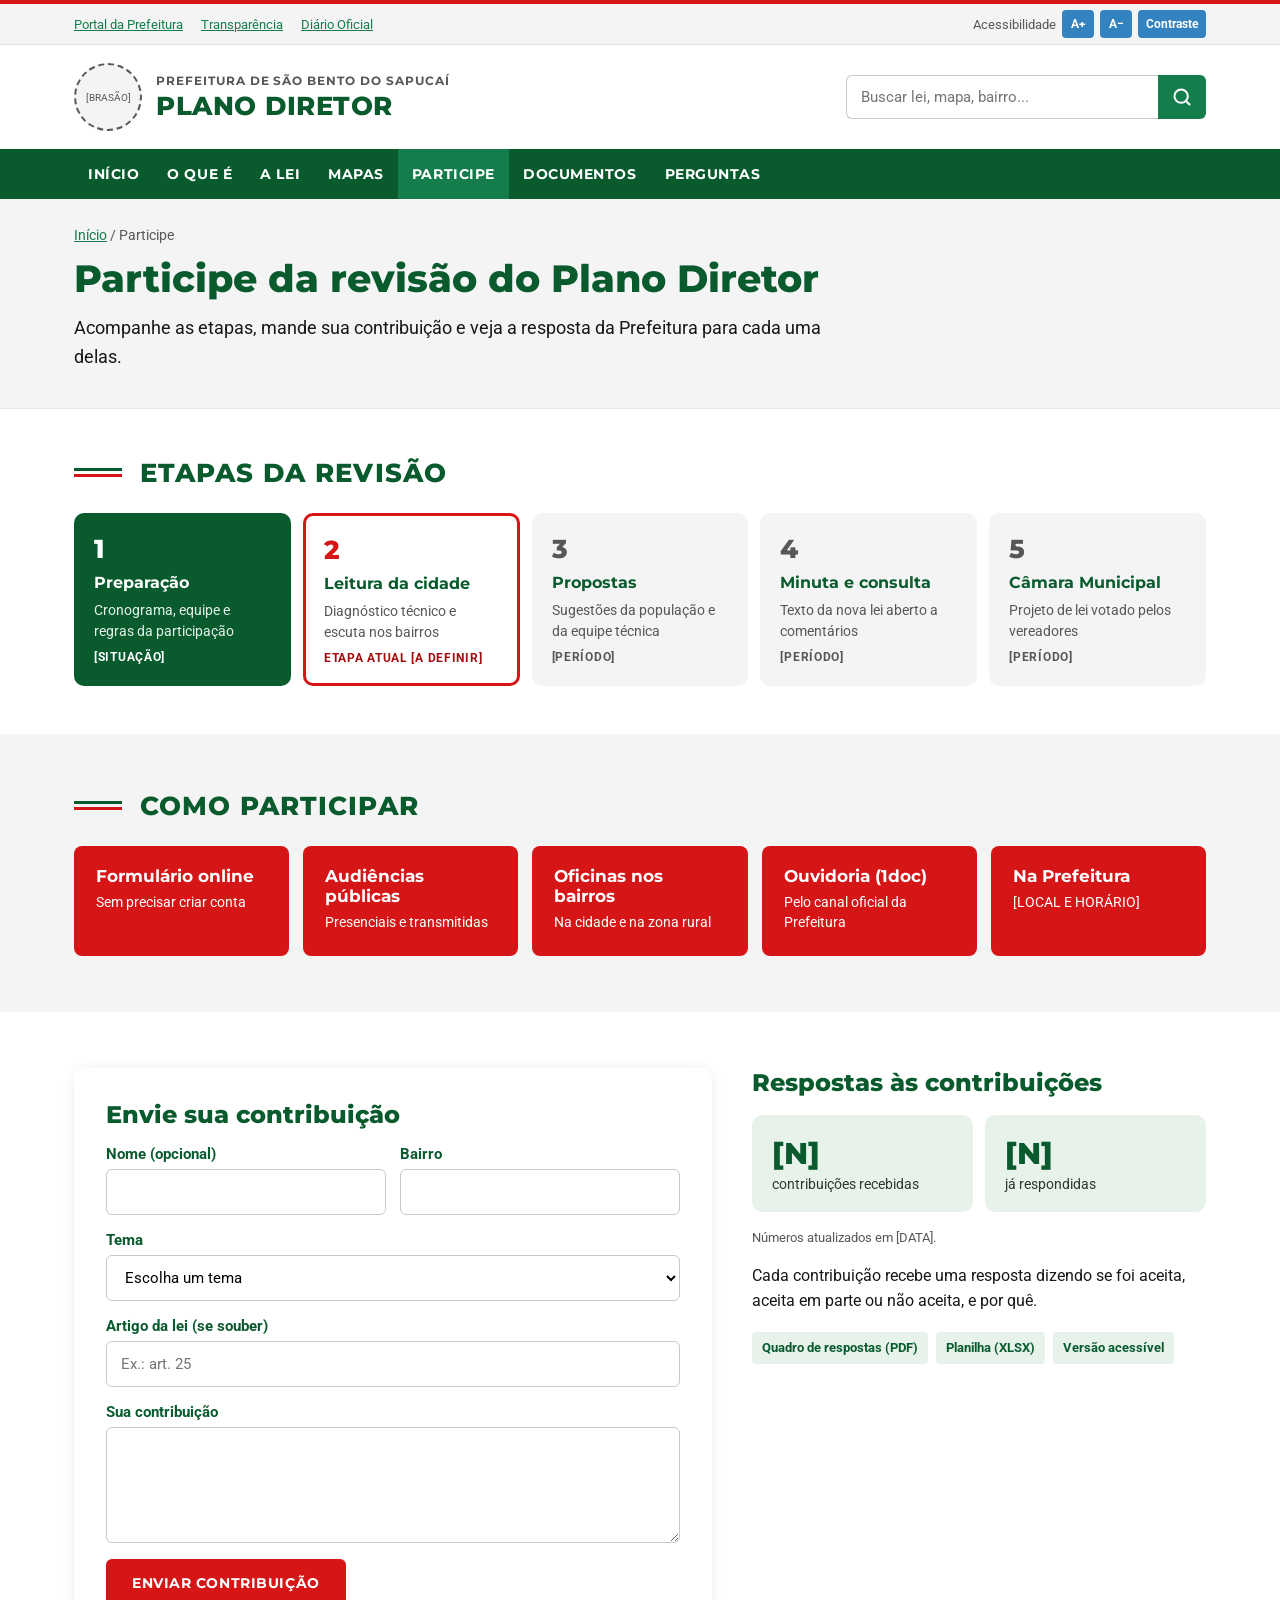
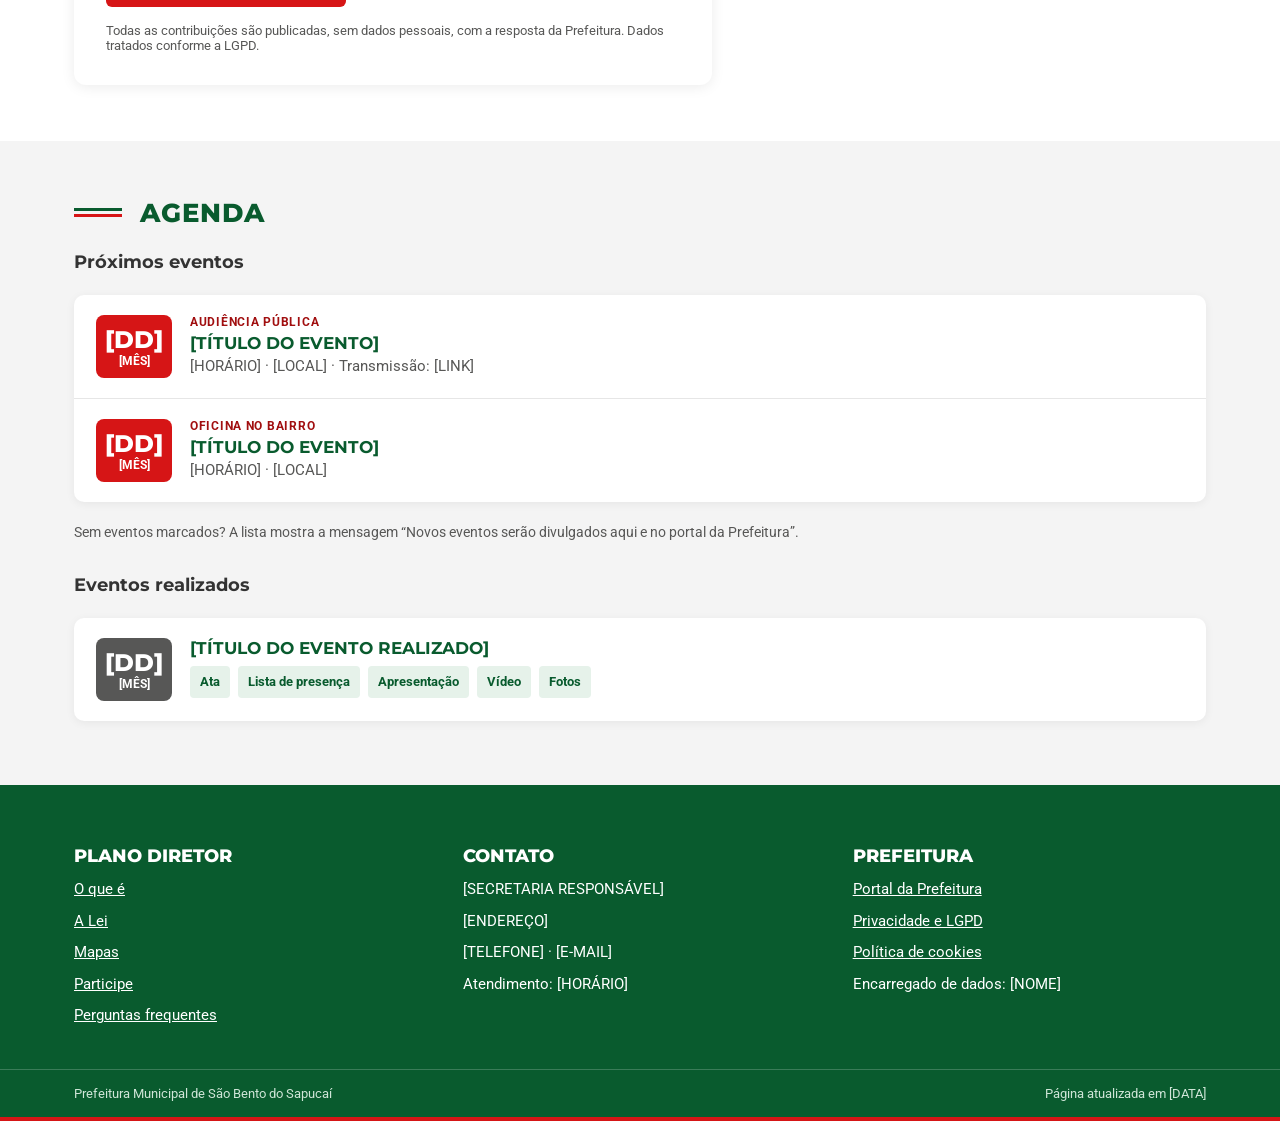
<file: participe.html>
<!doctype html>
<html lang="pt-BR">
<head>
<meta charset="utf-8">
<meta name="viewport" content="width=device-width, initial-scale=1">
<title>Participe — Plano Diretor de São Bento do Sapucaí</title>
<meta name="description" content="Etapas da revisão, agenda de audiências e envio de contribuições ao Plano Diretor.">
<link rel="preconnect" href="https://fonts.googleapis.com">
<link rel="preconnect" href="https://fonts.gstatic.com" crossorigin>
<link href="https://fonts.googleapis.com/css2?family=Montserrat:wght@600;700;800&amp;family=Roboto:wght@400;500;700&amp;display=swap" rel="stylesheet">
<link rel="stylesheet" href="css/estilo.css">
</head>
<body>
<a class="pular" href="#conteudo">Pular para o conteúdo</a>
<div style="font-family: Roboto, system-ui, sans-serif; color: #171717; background: #fff">

<header>
<div style="height: 4px; background: #D61516"></div>
<div style="background: #F4F4F4; border-bottom: 1px solid #e3e3e3">
<div class="wrap" style="display: flex; flex-wrap: wrap; justify-content: space-between; align-items: center; gap: 8px; padding-top: 6px; padding-bottom: 6px; font-size: 13px">
<div style="display: flex; flex-wrap: wrap; gap: 18px"><a href="https://saobentodosapucai.sp.gov.br/">Portal da Prefeitura</a><a href="#">Transparência</a><a href="#">Diário Oficial</a></div>
<div style="display: flex; align-items: center; gap: 6px"><span style="color: #575756">Acessibilidade</span><button type="button" class="acc" data-acc="mais" aria-label="Aumentar texto">A+</button><button type="button" class="acc" data-acc="menos" aria-label="Diminuir texto">A−</button><button type="button" class="acc" data-acc="contraste" aria-pressed="false" aria-label="Alto contraste">Contraste</button></div>
</div>
</div>
<div class="wrap" style="display: flex; flex-wrap: wrap; justify-content: space-between; align-items: center; gap: 20px; padding-top: 18px; padding-bottom: 18px">
<a href="index.html" style="display: flex; align-items: center; gap: 14px; text-decoration: none">
<div style="width: 64px; height: 64px; border-radius: 50%; background: #F4F4F4; border: 2px dashed #575756; display: flex; align-items: center; justify-content: center; font-size: 10px; color: #575756; text-align: center">[BRASÃO]</div>
<div style="display: flex; flex-direction: column; gap: 2px"><span style="font-family: Montserrat, sans-serif; font-weight: 700; font-size: 12px; letter-spacing: .08em; color: #575756; text-transform: uppercase">Prefeitura de São Bento do Sapucaí</span><span style="font-family: Montserrat, sans-serif; font-weight: 800; font-size: 26px; color: #095B2E; text-transform: uppercase; letter-spacing: .02em">Plano Diretor</span></div>
</a>
<form style="display: flex; flex: 0 1 360px" role="search" data-pendente="A busca do site será ligada quando o site estiver hospedado.">
<label for="busca" class="sr-only">Buscar no site</label>
<input id="busca" type="search" placeholder="Buscar lei, mapa, bairro..." style="flex: 1; min-width: 0; height: 44px; border: 1px solid #c9c9c9; border-right: 0; border-radius: 6px 0 0 6px; padding: 0 14px; font-size: 15px; font-family: Roboto, sans-serif">
<button type="submit" aria-label="Buscar" style="width: 48px; height: 44px; background: #157D4C; border: 0; border-radius: 0 6px 6px 0; display: flex; align-items: center; justify-content: center; cursor: pointer"><svg aria-hidden="true" width="20" height="20" viewBox="0 0 24 24" fill="none" stroke="#fff" stroke-width="2.4" stroke-linecap="round" stroke-linejoin="round"><circle cx="11" cy="11" r="8"/><line x1="21" y1="21" x2="16.65" y2="16.65"/></svg></button>
</form>
</div>
<nav class="nav" aria-label="Menu principal" style="background: #095B2E">
<div class="wrap" style="display: flex; flex-wrap: wrap"><a href="index.html">Início</a><a href="index.html">O que é</a><a href="lei.html">A Lei</a><a href="mapas.html">Mapas</a><a class="on" href="participe.html">Participe</a><a href="lei.html">Documentos</a><a href="index.html">Perguntas</a></div>
</nav>
</header>
<main id="conteudo">

<div style="background: #F4F4F4; border-bottom: 1px solid #e6e6e6">
<div class="wrap" style="padding-top: 28px; padding-bottom: 36px; display: flex; flex-direction: column; gap: 12px">
<nav aria-label="Você está em" style="font-size: 14px; color: #575756"><a href="index.html">Início</a> / Participe</nav>
<h1 style="margin: 0; font-family: Montserrat, sans-serif; font-weight: 800; font-size: 38px; color: #095B2E">Participe da revisão do Plano Diretor</h1>
<p style="margin: 0; font-size: 18px; line-height: 1.6; max-width: 760px">Acompanhe as etapas, mande sua contribuição e veja a resposta da Prefeitura para cada uma delas.</p>
</div>
</div>

<section class="wrap" style="padding-top: 48px; padding-bottom: 48px; display: flex; flex-direction: column; gap: 24px">
<div style="display: flex; align-items: center; gap: 18px"><span class="dbl" aria-hidden="true"></span><h2 style="margin: 0; font-family: Montserrat, sans-serif; font-weight: 800; font-size: 26px; color: #095B2E; text-transform: uppercase; letter-spacing: .04em">Etapas da revisão</h2></div>
<ol style="list-style: none; margin: 0; padding: 0; display: grid; grid-template-columns: repeat(auto-fit, minmax(190px, 1fr)); gap: 12px">
<li style="background: #095B2E; color: #fff; border-radius: 10px; padding: 20px; display: flex; flex-direction: column; gap: 8px"><span style="font-family: Montserrat, sans-serif; font-weight: 800; font-size: 26px">1</span><span style="font-family: Montserrat, sans-serif; font-weight: 700; font-size: 16px">Preparação</span><span style="font-size: 14px; line-height: 1.5; color: #E6F2EA">Cronograma, equipe e regras da participação</span><span style="font-size: 12px; font-weight: 700; text-transform: uppercase; letter-spacing: .06em">[SITUAÇÃO]</span></li>
<li style="background: #fff; border: 3px solid #D61516; border-radius: 10px; padding: 18px; display: flex; flex-direction: column; gap: 8px"><span style="font-family: Montserrat, sans-serif; font-weight: 800; font-size: 26px; color: #D61516">2</span><span style="font-family: Montserrat, sans-serif; font-weight: 700; font-size: 16px; color: #095B2E">Leitura da cidade</span><span style="font-size: 14px; line-height: 1.5; color: #575756">Diagnóstico técnico e escuta nos bairros</span><span style="font-size: 12px; font-weight: 700; text-transform: uppercase; letter-spacing: .06em; color: #A10F10">Etapa atual [A DEFINIR]</span></li>
<li style="background: #F4F4F4; border-radius: 10px; padding: 20px; display: flex; flex-direction: column; gap: 8px"><span style="font-family: Montserrat, sans-serif; font-weight: 800; font-size: 26px; color: #575756">3</span><span style="font-family: Montserrat, sans-serif; font-weight: 700; font-size: 16px; color: #095B2E">Propostas</span><span style="font-size: 14px; line-height: 1.5; color: #575756">Sugestões da população e da equipe técnica</span><span style="font-size: 12px; font-weight: 700; text-transform: uppercase; letter-spacing: .06em; color: #575756">[PERÍODO]</span></li>
<li style="background: #F4F4F4; border-radius: 10px; padding: 20px; display: flex; flex-direction: column; gap: 8px"><span style="font-family: Montserrat, sans-serif; font-weight: 800; font-size: 26px; color: #575756">4</span><span style="font-family: Montserrat, sans-serif; font-weight: 700; font-size: 16px; color: #095B2E">Minuta e consulta</span><span style="font-size: 14px; line-height: 1.5; color: #575756">Texto da nova lei aberto a comentários</span><span style="font-size: 12px; font-weight: 700; text-transform: uppercase; letter-spacing: .06em; color: #575756">[PERÍODO]</span></li>
<li style="background: #F4F4F4; border-radius: 10px; padding: 20px; display: flex; flex-direction: column; gap: 8px"><span style="font-family: Montserrat, sans-serif; font-weight: 800; font-size: 26px; color: #575756">5</span><span style="font-family: Montserrat, sans-serif; font-weight: 700; font-size: 16px; color: #095B2E">Câmara Municipal</span><span style="font-size: 14px; line-height: 1.5; color: #575756">Projeto de lei votado pelos vereadores</span><span style="font-size: 12px; font-weight: 700; text-transform: uppercase; letter-spacing: .06em; color: #575756">[PERÍODO]</span></li>
</ol>
</section>

<section style="background: #F4F4F4">
<div class="wrap" style="padding-top: 56px; padding-bottom: 56px; display: flex; flex-direction: column; gap: 24px">
<div style="display: flex; align-items: center; gap: 18px"><span class="dbl" aria-hidden="true"></span><h2 style="margin: 0; font-family: Montserrat, sans-serif; font-weight: 800; font-size: 26px; color: #095B2E; text-transform: uppercase; letter-spacing: .04em">Como participar</h2></div>
<div style="display: grid; grid-template-columns: repeat(auto-fit, minmax(210px, 1fr)); gap: 14px">
<a class="redbox redbox-col" href="#form"><span style="font-family: Montserrat, sans-serif; font-weight: 700; font-size: 17px">Formulário online</span><span style="font-size: 14px; line-height: 1.45">Sem precisar criar conta</span></a>
<a class="redbox redbox-col" href="#agenda"><span style="font-family: Montserrat, sans-serif; font-weight: 700; font-size: 17px">Audiências públicas</span><span style="font-size: 14px; line-height: 1.45">Presenciais e transmitidas</span></a>
<a class="redbox redbox-col" href="#agenda"><span style="font-family: Montserrat, sans-serif; font-weight: 700; font-size: 17px">Oficinas nos bairros</span><span style="font-size: 14px; line-height: 1.45">Na cidade e na zona rural</span></a>
<a class="redbox redbox-col" href="#"><span style="font-family: Montserrat, sans-serif; font-weight: 700; font-size: 17px">Ouvidoria (1doc)</span><span style="font-size: 14px; line-height: 1.45">Pelo canal oficial da Prefeitura</span></a>
<a class="redbox redbox-col" href="#"><span style="font-family: Montserrat, sans-serif; font-weight: 700; font-size: 17px">Na Prefeitura</span><span style="font-size: 14px; line-height: 1.45">[LOCAL E HORÁRIO]</span></a>
</div>
</div>
</section>

<section class="wrap" style="padding-top: 56px; padding-bottom: 56px">
<div style="display: flex; flex-wrap: wrap; gap: 40px">
<form id="form" data-pendente="O envio de contribuições ainda não está ligado. Defina o destino (1doc, e-mail ou formulário) antes de publicar." style="flex: 1 1 460px; display: flex; flex-direction: column; gap: 16px; background: #fff; border-radius: 12px; box-shadow: 0 2px 14px rgba(0,0,0,.08); padding: 32px">
<h2 style="margin: 0; font-family: Montserrat, sans-serif; font-weight: 800; font-size: 24px; color: #095B2E">Envie sua contribuição</h2>
<div style="display: grid; grid-template-columns: repeat(auto-fit, minmax(200px, 1fr)); gap: 14px">
<div class="fld"><label for="nome">Nome (opcional)</label><input id="nome" type="text"></div>
<div class="fld"><label for="bairro">Bairro</label><input id="bairro" type="text"></div>
</div>
<div class="fld"><label for="tema">Tema</label>
<select id="tema"><option>Escolha um tema</option><option>Moradia e ZEIS</option><option>Zona rural e módulo rural</option><option>Meio ambiente e paisagem</option><option>Turismo e Corredor Especial do Baú</option><option>Comércio e serviços</option><option>Mobilidade</option><option>Outro</option></select></div>
<div class="fld"><label for="art">Artigo da lei (se souber)</label><input id="art" type="text" placeholder="Ex.: art. 25"></div>
<div class="fld"><label for="msg">Sua contribuição</label><textarea id="msg" rows="5"></textarea></div>
<button type="submit" style="align-self: flex-start; min-height: 48px; padding: 0 26px; background: #D61516; color: #fff; border: 0; border-radius: 6px; font-family: Montserrat, sans-serif; font-weight: 700; font-size: 14px; letter-spacing: .04em; text-transform: uppercase; cursor: pointer">Enviar contribuição</button>
<p style="margin: 0; font-size: 13px; color: #575756">Todas as contribuições são publicadas, sem dados pessoais, com a resposta da Prefeitura. Dados tratados conforme a LGPD.</p>
</form>
<div style="flex: 1 1 340px; display: flex; flex-direction: column; gap: 18px">
<h2 style="margin: 0; font-family: Montserrat, sans-serif; font-weight: 800; font-size: 24px; color: #095B2E">Respostas às contribuições</h2>
<div style="display: grid; grid-template-columns: repeat(2, minmax(0, 1fr)); gap: 12px">
<div style="background: #E6F2EA; border-radius: 10px; padding: 20px; display: flex; flex-direction: column; gap: 4px"><span style="font-family: Montserrat, sans-serif; font-weight: 800; font-size: 30px; color: #095B2E">[N]</span><span style="font-size: 14px; color: #333">contribuições recebidas</span></div>
<div style="background: #E6F2EA; border-radius: 10px; padding: 20px; display: flex; flex-direction: column; gap: 4px"><span style="font-family: Montserrat, sans-serif; font-weight: 800; font-size: 30px; color: #095B2E">[N]</span><span style="font-size: 14px; color: #333">já respondidas</span></div>
</div>
<span style="font-size: 13px; color: #575756">Números atualizados em [DATA].</span>
<p style="margin: 0; font-size: 16px; line-height: 1.6">Cada contribuição recebe uma resposta dizendo se foi aceita, aceita em parte ou não aceita, e por quê.</p>
<div style="display: flex; flex-wrap: wrap; gap: 8px"><a class="doc" href="#">Quadro de respostas (PDF)</a><a class="doc" href="#">Planilha (XLSX)</a><a class="doc" href="#">Versão acessível</a></div>
</div>
</div>
</section>

<section id="agenda" style="background: #F4F4F4">
<div class="wrap" style="padding-top: 56px; padding-bottom: 64px; display: flex; flex-direction: column; gap: 22px">
<div style="display: flex; align-items: center; gap: 18px"><span class="dbl" aria-hidden="true"></span><h2 style="margin: 0; font-family: Montserrat, sans-serif; font-weight: 800; font-size: 26px; color: #095B2E; text-transform: uppercase; letter-spacing: .04em">Agenda</h2></div>
<h3 style="margin: 0; font-family: Montserrat, sans-serif; font-size: 18px; color: #333">Próximos eventos</h3>
<div style="background: #fff; border-radius: 10px; box-shadow: 0 2px 10px rgba(0,0,0,.06)">
<div class="ev"><div style="flex: 0 0 76px; background: #D61516; color: #fff; border-radius: 8px; padding: 10px 0; display: flex; flex-direction: column; align-items: center"><span style="font-family: Montserrat, sans-serif; font-weight: 800; font-size: 24px">[DD]</span><span style="font-size: 12px; font-weight: 700; text-transform: uppercase">[MÊS]</span></div><div style="flex: 1 1 300px; display: flex; flex-direction: column; gap: 4px"><span style="font-size: 12px; font-weight: 700; text-transform: uppercase; letter-spacing: .06em; color: #A10F10">Audiência pública</span><span style="font-family: Montserrat, sans-serif; font-weight: 700; font-size: 17px; color: #095B2E">[TÍTULO DO EVENTO]</span><span style="font-size: 15px; color: #575756">[HORÁRIO] · [LOCAL] · Transmissão: [LINK]</span></div></div>
<div class="ev" style="border-bottom: 0"><div style="flex: 0 0 76px; background: #D61516; color: #fff; border-radius: 8px; padding: 10px 0; display: flex; flex-direction: column; align-items: center"><span style="font-family: Montserrat, sans-serif; font-weight: 800; font-size: 24px">[DD]</span><span style="font-size: 12px; font-weight: 700; text-transform: uppercase">[MÊS]</span></div><div style="flex: 1 1 300px; display: flex; flex-direction: column; gap: 4px"><span style="font-size: 12px; font-weight: 700; text-transform: uppercase; letter-spacing: .06em; color: #A10F10">Oficina no bairro</span><span style="font-family: Montserrat, sans-serif; font-weight: 700; font-size: 17px; color: #095B2E">[TÍTULO DO EVENTO]</span><span style="font-size: 15px; color: #575756">[HORÁRIO] · [LOCAL]</span></div></div>
</div>
<p style="margin: 0; font-size: 14px; color: #575756">Sem eventos marcados? A lista mostra a mensagem “Novos eventos serão divulgados aqui e no portal da Prefeitura”.</p>
<h3 style="margin: 12px 0 0; font-family: Montserrat, sans-serif; font-size: 18px; color: #333">Eventos realizados</h3>
<div style="background: #fff; border-radius: 10px; box-shadow: 0 2px 10px rgba(0,0,0,.06)">
<div class="ev" style="border-bottom: 0"><div style="flex: 0 0 76px; background: #575756; color: #fff; border-radius: 8px; padding: 10px 0; display: flex; flex-direction: column; align-items: center"><span style="font-family: Montserrat, sans-serif; font-weight: 800; font-size: 24px">[DD]</span><span style="font-size: 12px; font-weight: 700; text-transform: uppercase">[MÊS]</span></div><div style="flex: 1 1 300px; display: flex; flex-direction: column; gap: 8px"><span style="font-family: Montserrat, sans-serif; font-weight: 700; font-size: 17px; color: #095B2E">[TÍTULO DO EVENTO REALIZADO]</span><div style="display: flex; flex-wrap: wrap; gap: 8px"><a class="doc" href="#">Ata</a><a class="doc" href="#">Lista de presença</a><a class="doc" href="#">Apresentação</a><a class="doc" href="#">Vídeo</a><a class="doc" href="#">Fotos</a></div></div></div>
</div>
</div>
</section>

</main>

<footer class="foot" style="background: #095B2E; color: #fff">
<div class="wrap" style="display: grid; grid-template-columns: repeat(auto-fit, minmax(220px, 1fr)); gap: 36px; padding-top: 56px; padding-bottom: 40px; font-size: 15px; line-height: 1.7">
<div style="display: flex; flex-direction: column; gap: 6px"><span style="font-family: Montserrat, sans-serif; font-weight: 800; font-size: 18px; text-transform: uppercase">Plano Diretor</span><a href="index.html">O que é</a><a href="lei.html">A Lei</a><a href="mapas.html">Mapas</a><a href="participe.html">Participe</a><a href="index.html">Perguntas frequentes</a></div>
<div style="display: flex; flex-direction: column; gap: 6px"><span style="font-family: Montserrat, sans-serif; font-weight: 800; font-size: 18px; text-transform: uppercase">Contato</span><span>[SECRETARIA RESPONSÁVEL]</span><span>[ENDEREÇO]</span><span>[TELEFONE] · [E-MAIL]</span><span>Atendimento: [HORÁRIO]</span></div>
<div style="display: flex; flex-direction: column; gap: 6px"><span style="font-family: Montserrat, sans-serif; font-weight: 800; font-size: 18px; text-transform: uppercase">Prefeitura</span><a href="https://saobentodosapucai.sp.gov.br/">Portal da Prefeitura</a><a href="#">Privacidade e LGPD</a><a href="#">Política de cookies</a><span>Encarregado de dados: [NOME]</span></div>
</div>
<div style="border-top: 1px solid rgba(255,255,255,.2)"><div class="wrap" style="display: flex; flex-wrap: wrap; justify-content: space-between; gap: 8px; padding-top: 16px; padding-bottom: 16px; font-size: 13px; color: #CFE5D7"><span>Prefeitura Municipal de São Bento do Sapucaí</span><span>Página atualizada em [DATA]</span></div></div>
<div style="height: 4px; background: #D61516"></div>
</footer>
</div>

<div vw class="enabled">
<div vw-access-button class="active"></div>
<div vw-plugin-wrapper><div class="vw-plugin-top-wrapper"></div></div>
</div>
<script src="https://vlibras.gov.br/app/vlibras-plugin.js"></script>
<script>if (window.VLibras) new window.VLibras.Widget('https://vlibras.gov.br/app');</script>
<script src="js/site.js"></script>
</body>
</html>
</file>
<file: css/estilo.css>
/* Plano Diretor de São Bento do Sapucaí — estilos compartilhados
   Cores: verde #095B2E / #157D4C, vermelho #D61516, amarelo #F1D45C, azul acessibilidade #3483C1 */

body{margin:0;background:#fff}
a{color:#157D4C}a:hover{color:#095B2E}
.wrap{max-width:1180px;margin:0 auto;padding-left:24px;padding-right:24px;box-sizing:border-box}

/* Pular para o conteúdo */
.pular{position:absolute;left:-9999px;top:0;background:#095B2E;color:#fff;padding:12px 18px;z-index:1000;font-weight:700}
.pular:focus{left:12px;top:12px;color:#fff}
.sr-only{position:absolute;left:-9999px}

/* Menu */
.nav a{color:#fff;text-decoration:none;font-family:Montserrat,sans-serif;font-weight:700;font-size:14px;letter-spacing:.04em;text-transform:uppercase;padding:16px 14px;display:inline-block}
.nav a:hover,.nav a.on{background:#157D4C;color:#fff}
.acc{font-family:Roboto,sans-serif;font-size:12px;font-weight:700;background:#3483C1;color:#fff;border:0;border-radius:4px;min-width:32px;height:28px;padding:0 8px;cursor:pointer}
.acc:hover{background:#2A6C9F}

/* Cards e botões */
.card{display:flex;flex-direction:column;align-items:center;justify-content:center;gap:12px;background:#fff;border-radius:10px;box-shadow:0 2px 10px rgba(0,0,0,.08);padding:28px 16px;text-decoration:none;color:#171717;text-align:center;min-height:150px;box-sizing:border-box;transition:box-shadow .2s, transform .2s}
.card:hover{box-shadow:0 6px 20px rgba(0,0,0,.14);transform:translateY(-2px);color:#095B2E}
.btn{display:inline-flex;align-items:center;gap:8px;font-family:Montserrat,sans-serif;font-weight:700;font-size:14px;letter-spacing:.04em;text-transform:uppercase;text-decoration:none;border-radius:6px;padding:14px 22px;min-height:48px;box-sizing:border-box}
.btn-red{background:#D61516;color:#fff}.btn-red:hover{background:#B01112;color:#fff}
.btn-out{border:2px solid #fff;color:#fff}.btn-out:hover{background:#fff;color:#095B2E}
.btn-green{background:#095B2E;color:#fff}.btn-green:hover{background:#157D4C;color:#fff}
.btn-line{border:2px solid #095B2E;color:#095B2E}.btn-line:hover{background:#095B2E;color:#fff}
.redbox{display:flex;align-items:center;gap:14px;background:#D61516;color:#fff;border-radius:8px;padding:18px 20px;text-decoration:none;font-family:Montserrat,sans-serif;font-weight:700;font-size:15px;min-height:64px;box-sizing:border-box}
.redbox:hover{background:#B01112;color:#fff}
.redbox-col{flex-direction:column;align-items:flex-start;gap:6px;min-height:110px;font-family:Roboto,sans-serif;font-weight:400;padding:20px 22px}
.dbl{display:block;width:48px;height:3px;border-top:3px solid #095B2E;border-bottom:3px solid #D61516}

/* Perguntas frequentes */
details{background:#fff;border-radius:8px;box-shadow:0 1px 6px rgba(0,0,0,.07)}
summary{cursor:pointer;padding:18px 22px;font-family:Montserrat,sans-serif;font-weight:700;font-size:16px;color:#095B2E;list-style-position:outside}

/* Tabela da lei */
table{border-collapse:collapse;width:100%;min-width:760px}
th{font-family:Montserrat,sans-serif;font-size:13px;text-transform:uppercase;letter-spacing:.05em;color:#fff;background:#095B2E;text-align:left;padding:14px 16px}
td{padding:16px;border-bottom:1px solid #e6e6e6;font-size:15px;line-height:1.5;vertical-align:top}
tr:nth-child(even) td{background:#FAFAFA}
.pill{display:inline-block;font-size:12px;font-weight:700;padding:5px 10px;border-radius:999px;white-space:nowrap}

/* Mapas */
.layer{display:flex;align-items:center;gap:12px;font-size:15px;min-height:40px;cursor:pointer}
.layer input{width:20px;height:20px;accent-color:#095B2E}
.dl{display:flex;justify-content:space-between;align-items:center;flex-wrap:wrap;gap:12px;padding:18px 20px;border-bottom:1px solid #e6e6e6}
.fmt{display:inline-flex;align-items:center;justify-content:center;min-width:56px;min-height:36px;padding:0 12px;border:2px solid #095B2E;border-radius:6px;color:#095B2E;font-weight:700;font-size:13px;text-decoration:none}
.fmt:hover{background:#095B2E;color:#fff}
#mapa{flex:999 1 560px;min-width:0;min-height:620px;border-radius:12px;border:1px solid #d5ded7;z-index:0}

/* Participe */
.fld{display:flex;flex-direction:column;gap:6px;font-size:15px}
.fld label{font-weight:700;color:#095B2E}
.fld input,.fld select,.fld textarea{font-family:Roboto,sans-serif;font-size:15px;border:1px solid #c9c9c9;border-radius:6px;padding:12px 14px;min-height:46px;box-sizing:border-box;background:#fff}
.ev{display:flex;flex-wrap:wrap;gap:18px;align-items:flex-start;padding:20px 22px;border-bottom:1px solid #e6e6e6}
.doc{display:inline-flex;align-items:center;min-height:32px;padding:0 10px;border-radius:4px;background:#E6F2EA;color:#095B2E;font-size:13px;font-weight:700;text-decoration:none}
.doc:hover{background:#095B2E;color:#fff}

/* Rodapé */
.foot a{color:#fff}.foot a:hover{color:#F1D45C}

/* Foco visível para navegação por teclado */
a:focus-visible,button:focus-visible,input:focus-visible,select:focus-visible,textarea:focus-visible,summary:focus-visible{outline:3px solid #F1D45C;outline-offset:2px}

/* Alto contraste (ativado pelo botão "Contraste") */
html.contraste *{background-color:#000 !important;background-image:none !important;color:#fff !important;border-color:#fff !important;box-shadow:none !important}
html.contraste a,html.contraste a *{color:#FFEB3B !important}
html.contraste svg *{stroke:#FFEB3B !important}
html.contraste .leaflet-tile{filter:grayscale(1) invert(1)}

/* Celular */
@media (max-width:720px){
  h1{font-size:32px !important}
  .nav a{padding:12px 10px;font-size:13px}
}
</file>
